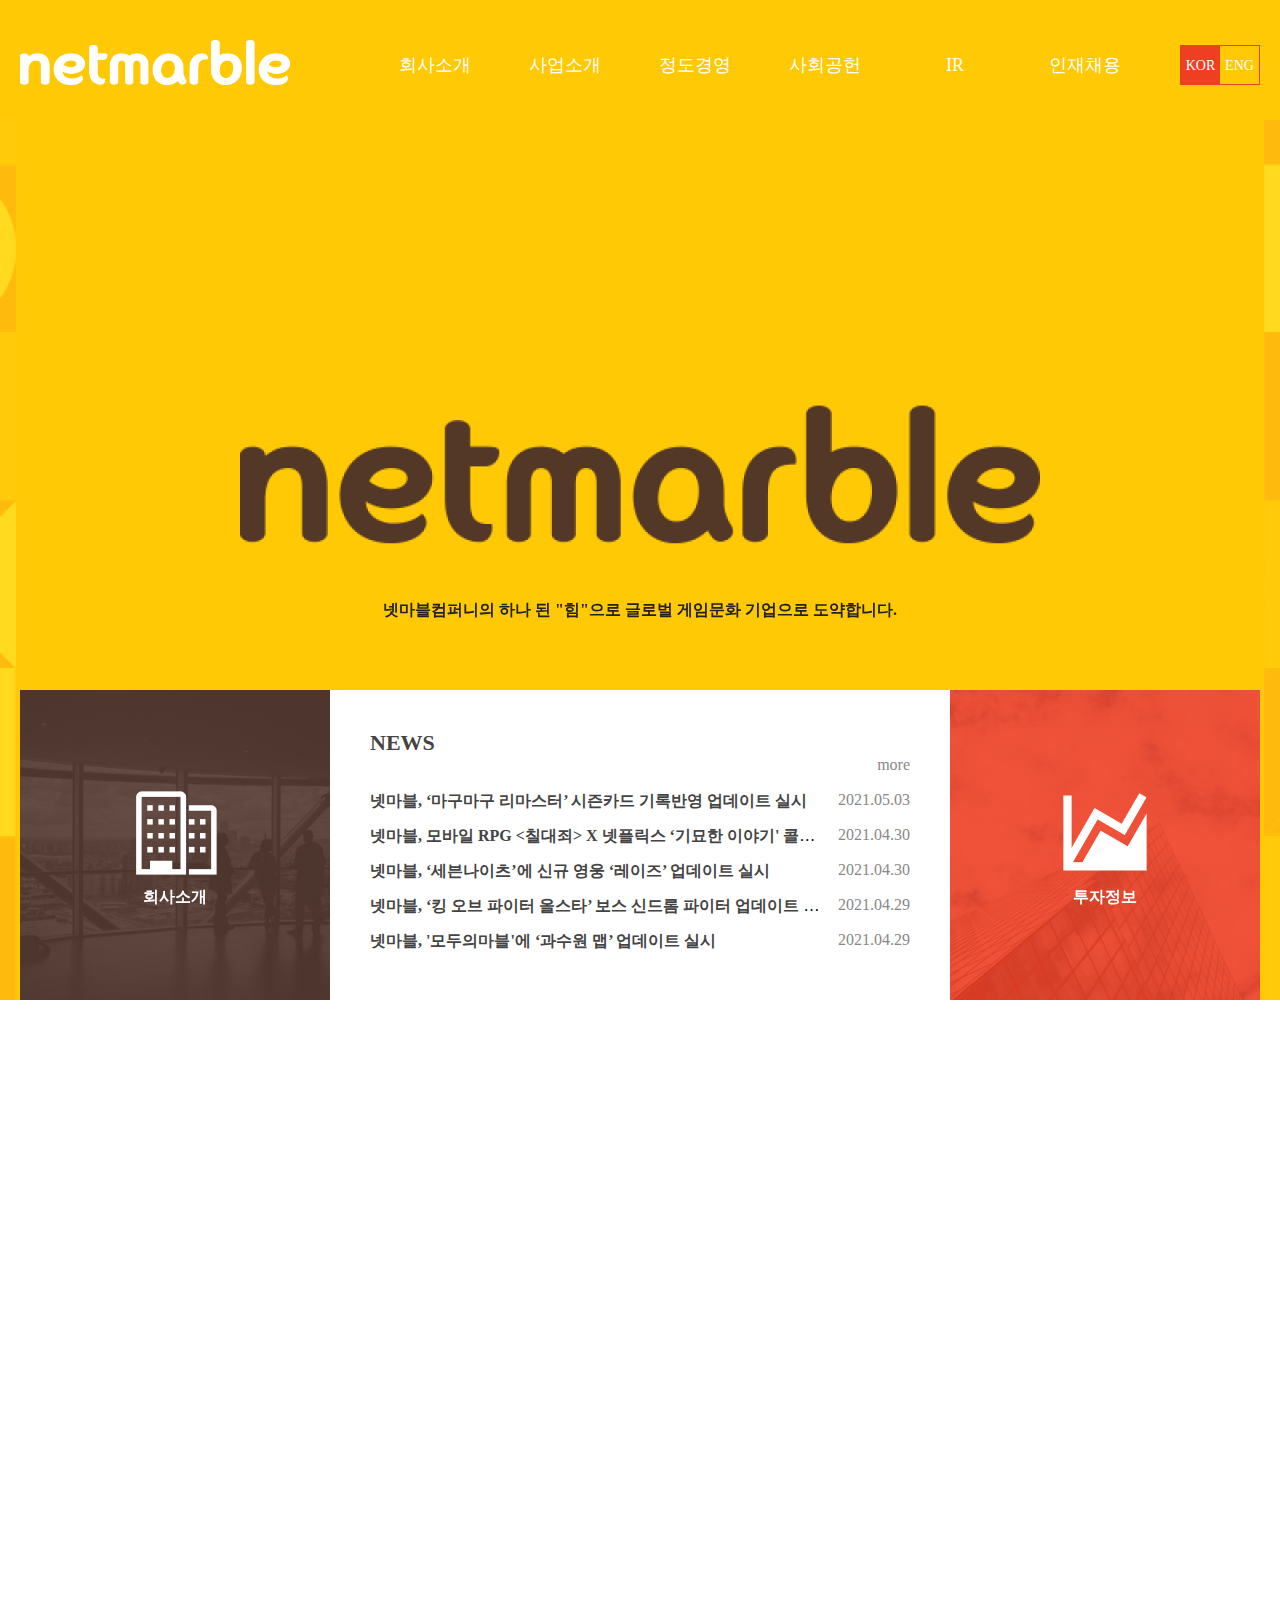
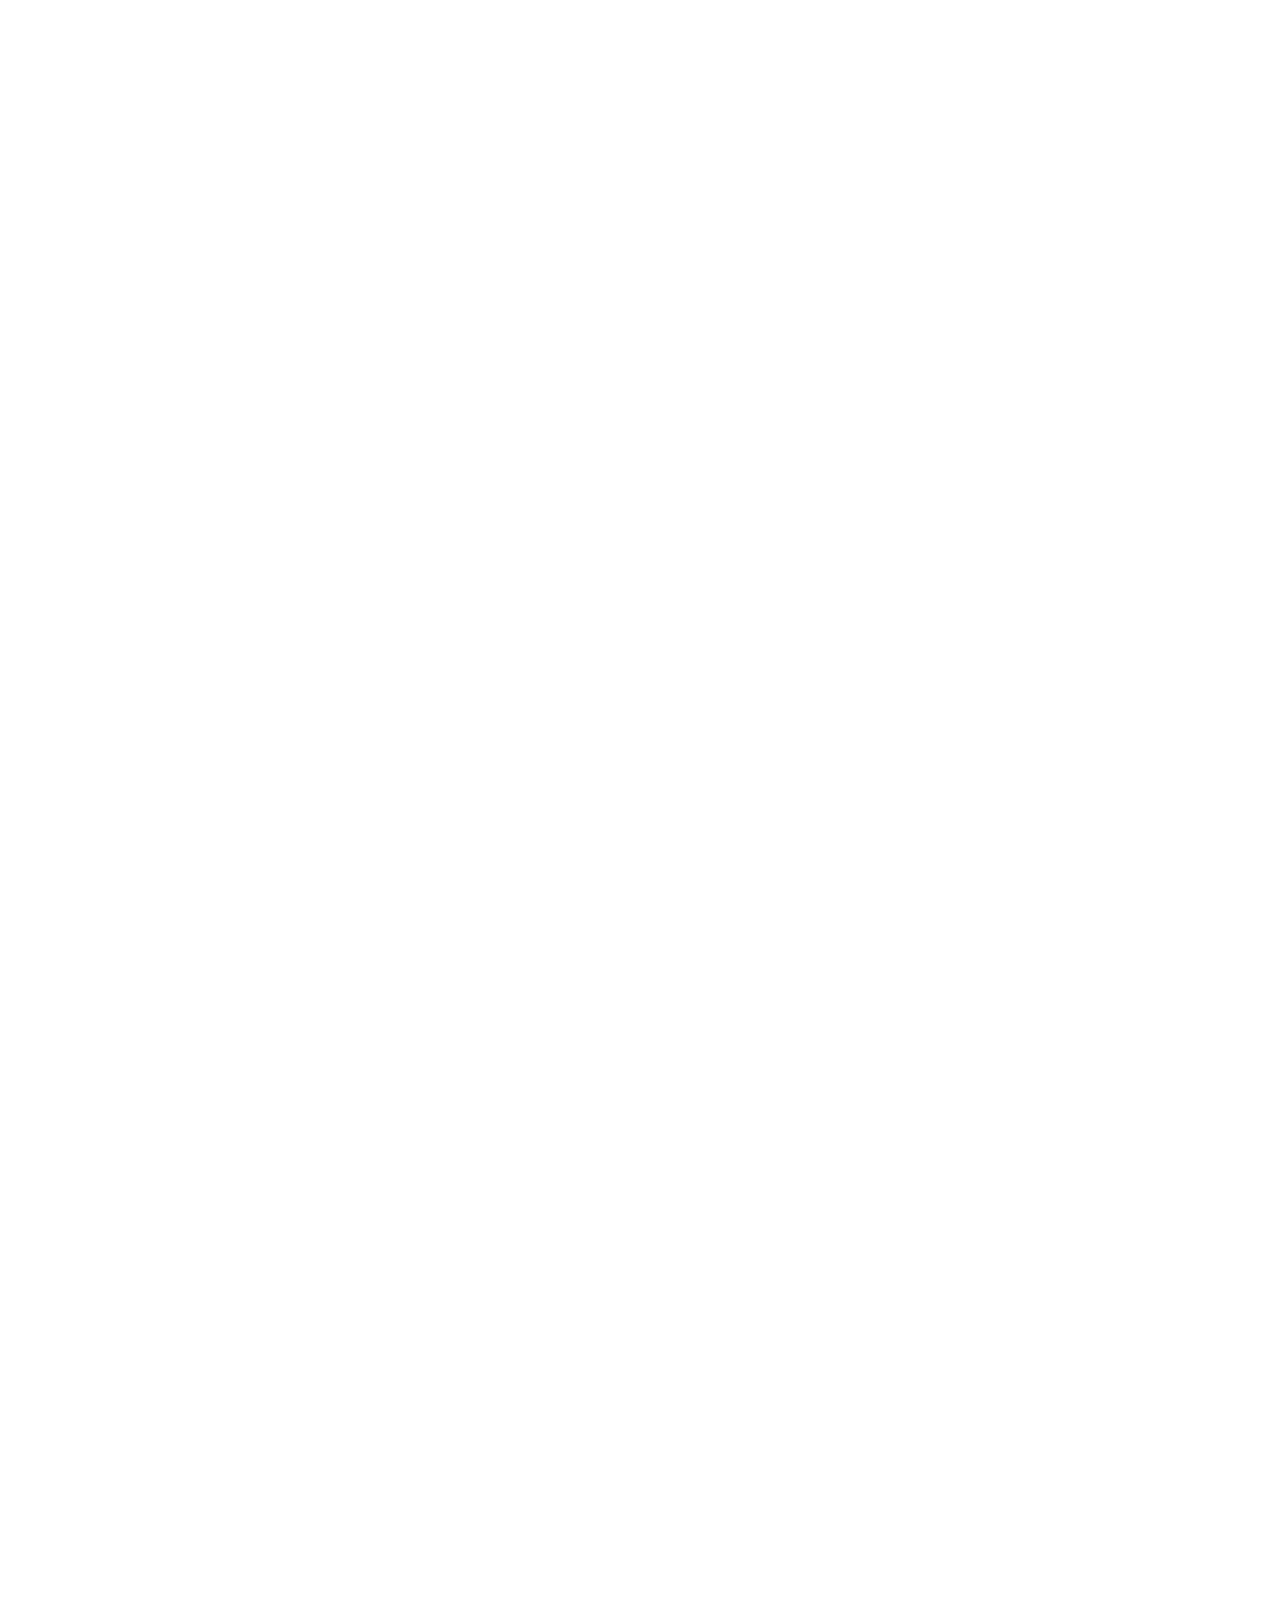
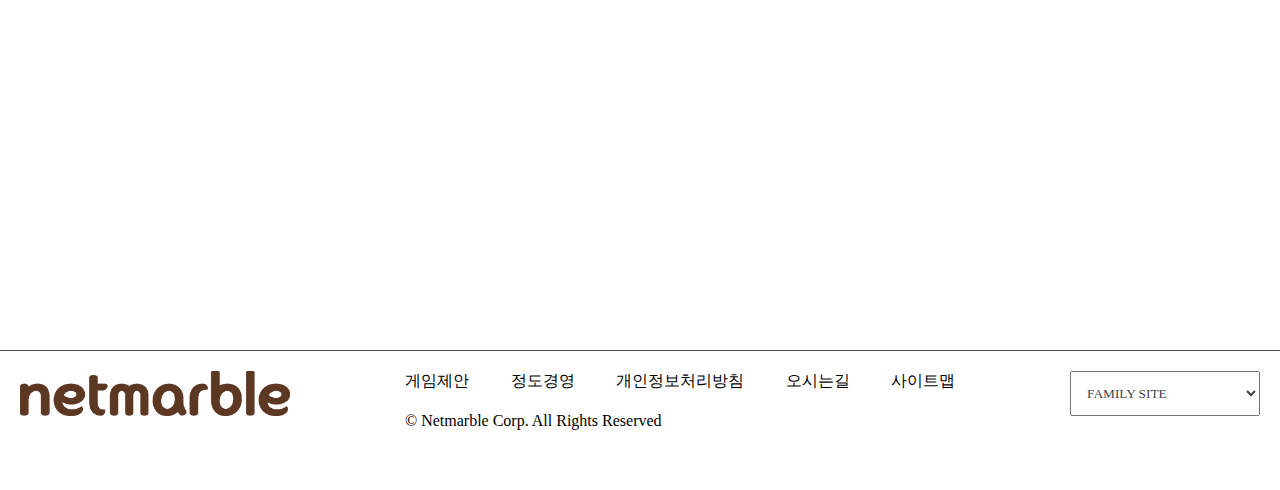
<file: index.html>
<!DOCTYPE html>
<html lang="ko">
<head>
  <meta charset="UTF-8">
  <meta name="viewport" content="width=device-width, initial-scale=1.0">
  <meta http-equiv="X-UA-Compatible" content="ie=edge">
  <title>Netmarble</title>
  <link rel="stylesheet" href="css/reset.css">
  <link rel="stylesheet" href="css/jquery.bxslider.css">
  <link rel="stylesheet" href="css/animate.css">
  <link rel="stylesheet" href="css/style.css">
  <link rel="stylesheet" href="css/responsive.css">
  <script src="js/jquery-3.1.1.min.js"></script>
  <script src="js/jquery.bxslider.js"></script>
  <script src="js/wow.min.js"></script>
  <script src="js/script.js"></script>
</head>
<body>
  <header id="header" class="header company">
      <div class="headTop">
        <div class="wrap">
          <h1 class="logo"><a href="index.html"><img src="images/netmarble_logo.png" alt="logo">Netmarble</a></h1>
          <div class="toggleMenu">
            <div class="bar1"></div>
            <div class="bar2"></div>
            <div class="bar3"></div>
          </div>
          <div class="conversion">
            <ul>
              <li class="on"><a href="#">KOR</a></li>
              <li><a href="#">ENG</a></li>
            </ul>
          </div>
          <ul class="gnb clearfix">
            <li><a href="#">회사소개<span class="menuBtn">버튼</span></a>
              <ul class="lnb">
                <li><a href="company.html">넷마블 컴퍼니</a></li>
                <li><a href="company.html">비전/미션</a></li>
                <li><a href="company.html">연혁</a></li>
                <li><a href="company.html">뉴스</a></li>
              </ul>
            </li>
            <li><a href="#">사업소개<span class="menuBtn">버튼</span></a>
              <ul class="lnb">
                <li><a href="business.html">사업영역</a></li>
                <li><a href="business.html">넷마블게임</a></li>
                <li><a href="business.html">글로벌사업</a></li>
              </ul>
            </li>
            <li><a href="#">정도경영<span class="menuBtn">버튼</span></a>
              <ul class="lnb">
                <li><a href="jeongdo.html">정도경영</a></li>
                <li><a href="jeongdo.html">윤리강령</a></li>
              </ul>
            </li>
            <li><a href="#">사회공헌<span class="menuBtn">버튼</span></a>
              <ul class="lnb">
                <li><a href="strategy.html">방향성</a></li>
                <li><a href="strategy.html">활동소개</a></li>
                <li><a href="strategy.html">활동소식</a></li>
              </ul>
            </li>
            <li><a href="#">IR<span class="menuBtn">버튼</span></a>
              <ul class="lnb">
                <li><a href="ir.html">Overview</a></li>
                <li><a href="ir.html">기업지배구조</a></li>
                <li><a href="ir.html">재무정보</a></li>
                <li><a href="ir.html">공시</a></li>
              </ul>
            </li>
            <li><a href="#">인재채용<span class="menuBtn">버튼</span></a>
              <ul class="lnb">
                <li><a href="hrs.html">인재상</a></li>
                <li><a href="hrs.html">직무소개</a></li>
                <li><a href="hrs.html">인사제도</a></li>
                <li><a href="hrs.html">채용공고</a></li>
              </ul>
            </li>
          </ul>
        </div><!-- wrap -->
      </div><!-- headTop -->
      <div class="sliderWrap">
        <ul class="slider">
          <li class="slider1st">
            <!-- <img src="images/bg_main01.png" alt=""> -->
            <div class="sliderTxt">
              <p>넷마블컴퍼니의 하나 된 "힘"으로 글로벌 게임문화 기업으로 도약합니다.</p>
            </div>
          </li>
          <li class="slider2st">
            <!-- <img src="images/bg_main01.png" alt=""> -->
            <div class="sliderTxt">
              <p>넷마블컴퍼니의 하나 된 "힘"으로<BR> 글로벌 게임문화 기업으로 도약합니다.</p>
            </div>
          </li>
        </ul>
      </div>
  </header>
  <div id="contents" class="contents">
    <ul class="contList">
      <li class="wow bounceIn">
        <div class="contMoBox" onclick="location.href='company.html'">
          <img class="moImg" src="images/icon01.png" alt="icon">
          <div class="contMoSort">
            <h2 class="contTit">회사소개</h2>
            <p class="contTxt">치열한 열정, 끊임 없는 도전, 끝없는 변화 의지로 대한민국, 아시아를 넘어 세계로 나아갑니다.</p>
            <button class="contBtn" onclick="location.href='company.html'">바로 가기</button>
          </div>
        </div>
      </li>
      <li class="newsBox wow bounceInDown">
        <h2 class="newsTit">NEWS</h2>
        <ul class="newsList clearfix">
          <li class="more"><a href="company.html">more</a></li>
          <li class="txtLine"><a href="company.html">넷마블, ‘마구마구 리마스터’ 시즌카드 기록반영 업데이트 실시</a><span>2021.05.03</span></li>
          <li class="txtLine"><a href="company.html">넷마블, 모바일 RPG &#60;칠대죄&#62; X 넷플릭스 ‘기묘한 이야기' 콜라보레이션 업데이트 실시</a><span>2021.04.30</span></li>
          <li class="txtLine"><a href="company.html">넷마블, ‘세븐나이츠’에 신규 영웅 ‘레이즈’ 업데이트 실시</a><span>2021.04.30</span></li>
          <li class="txtLine"><a href="company.html">넷마블, ‘킹 오브 파이터 올스타’ 보스 신드롬 파이터 업데이트 실시</a><span>2021.04.29</span></li>
          <li class="txtLine"><a href="company.html">넷마블, '모두의마블'에 ‘과수원 맵’ 업데이트 실시</a><span>2021.04.29</span></li>
        </ul>
      </li>
      <li class="wow bounceIn">
        <div class="contMoBox_left" onclick="location.href='ir.html'">
           <img class="moImg" src="images/icon02.png" alt="icon">
           <div class="contMoSort">
             <h2 class="contMoTit">투자정보</h2>
             <p class="contMoTxt">Investor Relations</p>
             <button class="contMoBtn" onclick="location.href='ir.html'">바로 가기</button>
           </div>
           <div class="contMoBg"></div>
       </div>
      </li>
      <li class="wow bounceInLeft">
        <div class="contMoBox" onclick="location.href='business.html'">
            <img class="moImg" src="images/icon03.png" alt="icon">
            <div class="contMoBg"></div>
            <div class="contMoSort">
              <h2 class="contMoTit">사업소개</h2>
              <p class="contMoTxt">넷마블은 우수한 게임을 직접 개발하고 PC/ 모바일 게임 퍼블리싱 사업을 영위하는 글로벌 게임 컴퍼니입니다.</p>
              <button class="contMoBtn" onclick="location.href='business.html'">바로 가기</button>
            </div>
        </div>
      </li>
      <li class="wow bounceIn">
        <div class="contMoBox" onclick="location.href='company.html'">
          <img class="moImg" src="images/icon04.png" alt="icon">
          <div class="contMoSort">
            <h2 class="contTit">주요개발사</h2>
            <p class="contTxt">최고의 온라인 게임 퍼블리셔 넷마블과 우수한 개발력을 보유한 게임 개발 스튜디오들이 하나되어 글로벌 게임 컴퍼니로 도약합니다.</p>
            <button class="contBtn" onclick="location.href='company.html'">바로 가기</button>
          </div>
        </div>
      </li>
      <li class="intro wow bounceInRight"><div class="introCont">
          <h2 class="introTit wow fadeInUp" data-wow-offset="100">게임퍼블리싱</h2>
          <p class="introTxt wow fadeInUp">업계 최초 PC게임 퍼블리싱을 시작으로 최고의 모바일 게임서비스를 제공하고 있으며, 국내 No.1 온라인게임 퍼블리셔를 넘어 글로벌 No.1 온라인 게임사로 성장하고 있습니다.</p>
        </div>
      </li>
      <li class="intro wow rotateIn"><div class="introCont">
          <h2 class="introTit wow fadeInUp" data-wow-offset="100">게임개발</h2>
          <p class="introTxt wow fadeInUp" data-wow-offset="100">20여 개의 우수한 개발 스튜디오에서 전 세계 모두가 즐길 수 있는 최고의 게임을 만들고 있습니다.</p>
        </div>
      </li>
      <li class="intro wow flipInY"><div class="introCont">
          <h2 class="introTit wow fadeInUp" data-wow-offset="100">글로벌사업</h2>
          <p class="introTxt wow fadeInUp" data-wow-offset="100">우수한 글로벌 네트워크를 통해 전세계 이용자들에게 최고의 재미를 전달할 수 있는 다양한 장르의 게임을 서비스하고 있습니다.</p>
        </div>
      </li>
      <li class="wow fadeInLeftBig">
        <div class="contMoBox" onclick="location.href='jeongdo.html'">
          <img class="moImg" src="images/icon05.png" alt="icon">
          <div class="contMoBg"></div>
          <div class="contMoSort">
            <h2 class="contMoTit">정도경영</h2>
            <p class="contMoTxt">Jeong-Do Management</p>
            <button class="contMoBtn" onclick="location.href='jeongdo.html'">바로 가기</button>
          </div>
      </div>
      </li>
    </ul>
  </div><!-- contents -->
  <div class="vision wow fadeInUp">
    <div class="wrap">
      <div class="viIntro">
        <h2 class="viTit wow fadeInUp" data-wow-offset="320" data-wow-delay="0.3s">비전 &#47; 미션 &#47; 넷마블 정신</h2>
        <p class="viTxt wow fadeInUp" data-wow-offset="340" data-wow-delay="0.6s">넷마블은 재미있는 게임으로 전세계 사람들에게 즐거움을 선사하며 글로벌 게임문화를 이끌어 나갑니다.</p>
      </div>
      <ul class="viList clearfix">
        <li onclick="location.href='company.html'">
          <div class="card wow flipInY" data-wow-offset="360" data-wow-duration="3s" data-wow-delay="1s">
            <img src="images/vision_icon01.png" alt="">
            <div class="cardTxt">
              <h3>VISION</h3>
              <P>Great Game Culture Company</P>
            </div>
          </div>
        </li>
        <li onclick="location.href='company.html'">
          <div class="card wow flipInY" data-wow-offset="360" data-wow-duration="3s"  data-wow-delay="1s">
            <img src="images/vision_icon02.png" alt="">
            <div class="cardTxt">
              <h3>MISSION</h3>
              <P>We entertain <br>the world with fun games</P>
            </div>
          </div>
        </li>
        <li onclick="location.href='company.html'">
          <div class="card wow flipInY" data-wow-offset="360" data-wow-duration="3s"  data-wow-delay="1s">
            <img src="images/vision_icon03.png" alt="">
            <div class="cardTxt">
              <h3>ENTREPRENURSHIP</h3>
              <P>Enthusiasm <br>Challenge <br>Innovation <br>First-rate</P>
            </div>
          </div>
        </li>
      </ul>
    </div>
  </div><!-- vision -->
  <div class="newGame">
    <div class="wrap">
      <div class="newGameIntro wow flipInY">
        <div class="newGameBox">
          <img src="images/newgame_icon01.png" alt="">
          <h3>최신게임</h3>
          <p>넷마블의 최신 모바일 게임을 다양하게 즐겨보세요!</p>
        </div>
      </div>
        <ul class="gameList">
          <li>
            <div class="newGameBg">
              <div class="arrowUp"></div>
              <img src="images/bg_mobilegame01.png" class="" alt="">
            </div>
            <div class="newgameCard">
              <h3>세븐나이츠2</h3><span>MMORPG</span>
              <P>강림의 날로부터 20년후...<br>
                용병 단장이 된 '아일린', 그리고 악의 무리와 함께 나타난 '세인'<br>
                세인과의 치열한 전투 끝에 아일린은 자신의 딸 '렌'에게 최후의 세븐나이츠
                 '루디'를 찾아라!라고 말하게 되는데..</P>
              <div class="appBtn">
                <a href="#"><img src="images/app_icon01.png" alt=""></a>
                <a href="#"><img src="images/app_icon02.png" alt=""></a>
              </div>
            </div>
          </li>
          <li>
            <div class="newgameCard">
              <h3>마구마구2021</h3><span>스포츠</span>
              <P>선수도 야구팬도 함께하는<br>
                대한민국 1등 모바일 야구장<br>
                마구마구 2021<br><br>
                모바일 대표 야구 게임 마구마구!<br>
                이젠 다같이 함께 ‘마구’ 붙자!</P>
              <div class="appBtn">
                <a href="#"><img src="images/app_icon01.png" alt=""></a>
                <a href="#"><img src="images/app_icon02.png" alt=""></a>
              </div>
            </div>
            <div class="newGameBg">
              <img src="images/bg_mobilegame02.png" alt="">
              <div class="arrowDown"></div>
            </div>
          </li>
          <li>
            <div class="newGameBg">
              <img src="images/bg_mobilegame03.png" alt="">
              <div class="arrowUp"></div>
            </div>
            <div class="newgameCard">
              <h3>모두의마블<span>보드</span></h3>
                <P>캔디를 지켜라! 신규맵 ‘캔디샵맵’ 출시
                  골든캔디를 찾아 떠나는 여정 시작!
                  맵 곳곳에 숨어있는 캔디를 모아
                  승리하세요!<br>
                  달콤살벌 캔디쟁탈전! 달달한 재미를 즐기세요!</P>
              <div class="appBtn">
                <a href="#"><img src="images/app_icon01.png" alt=""></a>
                <a href="#"><img src="images/app_icon02.png" alt=""></a>
              </div>
            </div>
          </li>
        </ul>
    </div><!-- wrap -->
  </div><!-- newGame -->
  <div class="banner">
    <div class="wrap">
      <div class="sort">
        <div class="social wow fadeInLeftBig" data-wow-duration="1s">
          <h3>사회공헌</h3>
          <p>문화적 가치 확산을 통한 <br>우리 사회 미래경쟁력 제고</p>
          <button class="bannerBtn" onclick="location.href='strategy.html'">자세히보기</button>
        </div>
        <div class="hr wow fadeInRightBig" data-wow-duration="1s">
          <h3>인재채용</h3>
          <p>열정으로 도전하고, 세상의 변화를 <br>선도하며, 최고를 추구하는 사람</p>
          <button class="bannerBtn" onclick="location.href='hrs.html'">자세히보기</button>
        </div>
      </div>
    </div>
  </div><!-- banner -->

  <footer id="footer" class="footer">
    <div class="wrap">
      <div class="ftSort">
        <h1 class="footer_logo"><a href="#">Netmarble</a></h1>
        <div class="topBtn"><span>위로</span></div>
        <div class="corp">
          <ul>
            <li><a href="#">게임제안</a></li>
            <li><a href="#">정도경영</a></li>
            <li><a href="#">개인정보처리방침</a></li>
            <li><a href="#">오시는길</a></li>
            <li><a href="#">사이트맵</a></li>
          </ul>
          <p>&#169; Netmarble Corp. All Rights Reserved</p>
        </div>
        <div class="fmSite">
          <select name="fm" id="fm">
            <option value="none">FAMILY SITE</option>
            <option value="#">넷마블앤파크</option>
            <option value="#">넷마블몬스터</option>
            <option value="#">넷마블엔투</option>
            <option value="#">넷마블넥서스</option>
            <option value="#">넷마블네오</option>
            <option value="#">구로발게임즈</option>
            <option value="#">넷마블에프엔씨</option>
          </select>
        </div>
      </div>
    </div><!-- wrap -->
  </footer><!-- footer -->

</body>
</html>
</file>
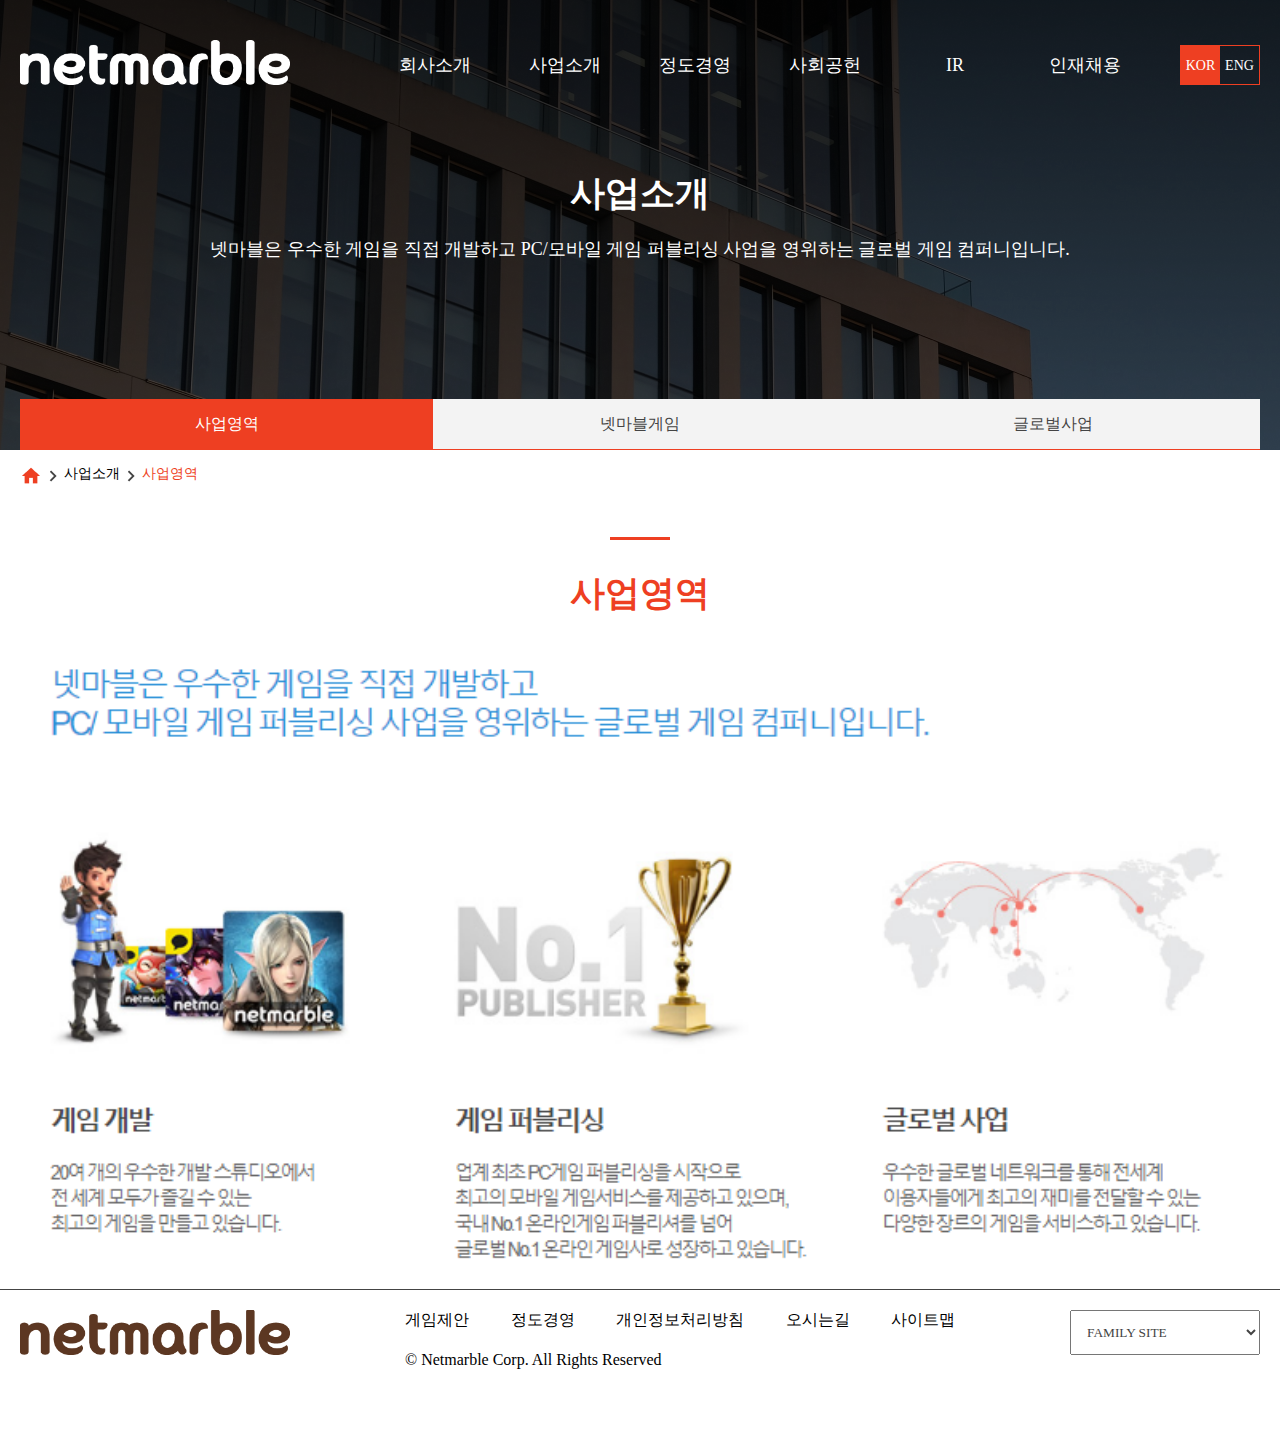
<file: business.html>
<!DOCTYPE html>
<html lang="ko">
<head>
  <meta charset="UTF-8">
  <meta name="viewport" content="width=device-width, initial-scale=1.0">
  <meta http-equiv="X-UA-Compatible" content="ie=edge">
  <title>Business</title>
  <link rel="stylesheet" href="css/reset.css">
  <link rel="stylesheet" href="css/jquery.bxslider.css">
  <link rel="stylesheet" href="css/animate.css">
  <link rel="stylesheet" href="css/style.css">
  <link rel="stylesheet" href="css/responsive.css">
  <script src="js/jquery-3.1.1.min.js"></script>
  <script src="js/jquery.bxslider.js"></script>
  <script src="js/wow.min.js"></script>
  <script src="js/script.js"></script>
</head>
<body>
  <header id="header" class="header business">
      <div class="headTop business">
        <div class="wrap">
          <h1 class="logo"><a href="index.html"><img src="images/netmarble_logo.png" alt="logo">Netmarble</a></h1>
          <div class="toggleMenu">
            <div class="bar1"></div>
            <div class="bar2"></div>
            <div class="bar3"></div>
          </div>
          <div class="conversion">
            <ul>
              <li class="on"><a href="#">KOR</a></li>
              <li><a href="#">ENG</a></li>
            </ul>
          </div>
          <ul class="gnb business clearfix">
            <li><a href="#">회사소개<span class="menuBtn">버튼</span></a>
              <ul class="lnb">
                <li><a href="company.html">넷마블 컴퍼니</a></li>
                <li><a href="company.html">비전/미션</a></li>
                <li><a href="company.html">연혁</a></li>
                <li><a href="company.html">뉴스</a></li>
              </ul>
            </li>
            <li><a href="#">사업소개<span class="menuBtn">버튼</span></a>
              <ul class="lnb">
                <li><a href="business.html">사업영역</a></li>
                <li><a href="business.html">넷마블게임</a></li>
                <li><a href="business.html">글로벌사업</a></li>
              </ul>
            </li>
            <li><a href="#">정도경영<span class="menuBtn">버튼</span></a>
              <ul class="lnb">
                <li><a href="jeongdo.html">정도경영</a></li>
                <li><a href="jeongdo.html">윤리강령</a></li>
              </ul>
            </li>
            <li><a href="#">사회공헌<span class="menuBtn">버튼</span></a>
              <ul class="lnb">
                <li><a href="strategy.html">방향성</a></li>
                <li><a href="strategy.html">활동소개</a></li>
                <li><a href="strategy.html">활동소식</a></li>
              </ul>
            </li>
            <li><a href="#">IR<span class="menuBtn">버튼</span></a>
              <ul class="lnb">
                <li><a href="ir.html">Overview</a></li>
                <li><a href="ir.html">기업지배구조</a></li>
                <li><a href="ir.html">재무정보</a></li>
                <li><a href="ir.html">공시</a></li>
              </ul>
            </li>
            <li><a href="#">인재채용<span class="menuBtn">버튼</span></a>
              <ul class="lnb">
                <li><a href="hrs.html">인재상</a></li>
                <li><a href="hrs.html">직무소개</a></li>
                <li><a href="hrs.html">인사제도</a></li>
                <li><a href="hrs.html">채용공고</a></li>
              </ul>
            </li>
          </ul>
        </div><!-- wrap -->
      </div><!-- headTop -->
      <div class="headBot business">
        <div class="warp">
          <div class="companyIntro">
            <h1 class="companyTit">사업소개</h1>
            <p class="companyTxt">넷마블은 우수한 게임을 직접 개발하고 PC/모바일 게임 퍼블리싱 사업을 영위하는 글로벌 게임 컴퍼니입니다.</p>
          </div>
          <div class="subMenu">
            <ul>
              <li class="active"><a href="#">사업영역</a></li>
              <li><a href="#">넷마블게임</a></li>
              <li><a href="#">글로벌사업</a></li>
            </ul>
          </div>
        </div>
      </div>
    </header>
    <div class="contents business">
      <div class="wrap">
        <div class="location">
          <img src="images/location_icon.png" alt="">
          <img src="images/location_arrow.png" alt="">
          <a href="business.html">사업소개</a>
          <img src="images/location_arrow.png" alt="">
          <a href="#" class="coLocation on">사업영역</a>
        </div>
        <div class="subBox">
          <h3 class="coSubTit on">사업영역</h3>
        </div>
        <div class="main">
          <img src="images/main_business01.png" alt="">
          <img src="images/main_business02.png" alt="">
          <img src="images/main_business03.png" alt="">
        </div>
      </div><!-- wrap -->
    </div><!-- contents -->

    <footer id="footer" class="footer">
      <div class="wrap">
        <div class="ftSort">
          <h1 class="footer_logo"><a href="#">Netmarble</a></h1>
          <div class="topBtn"><span>위로</span></div>
          <div class="corp">
            <ul>
              <li><a href="#">게임제안</a></li>
              <li><a href="#">정도경영</a></li>
              <li><a href="#">개인정보처리방침</a></li>
              <li><a href="#">오시는길</a></li>
              <li><a href="#">사이트맵</a></li>
            </ul>
            <p>&#169; Netmarble Corp. All Rights Reserved</p>
          </div>
          <div class="fmSite">
            <select name="fm" id="fm">
              <option value="none">FAMILY SITE</option>
              <option value="#">넷마블앤파크</option>
              <option value="#">넷마블몬스터</option>
              <option value="#">넷마블엔투</option>
              <option value="#">넷마블넥서스</option>
              <option value="#">넷마블네오</option>
              <option value="#">구로발게임즈</option>
              <option value="#">넷마블에프엔씨</option>
            </select>
          </div>
        </div>
      </div><!-- wrap -->
    </footer><!-- footer -->
</body>
</html>
</file>
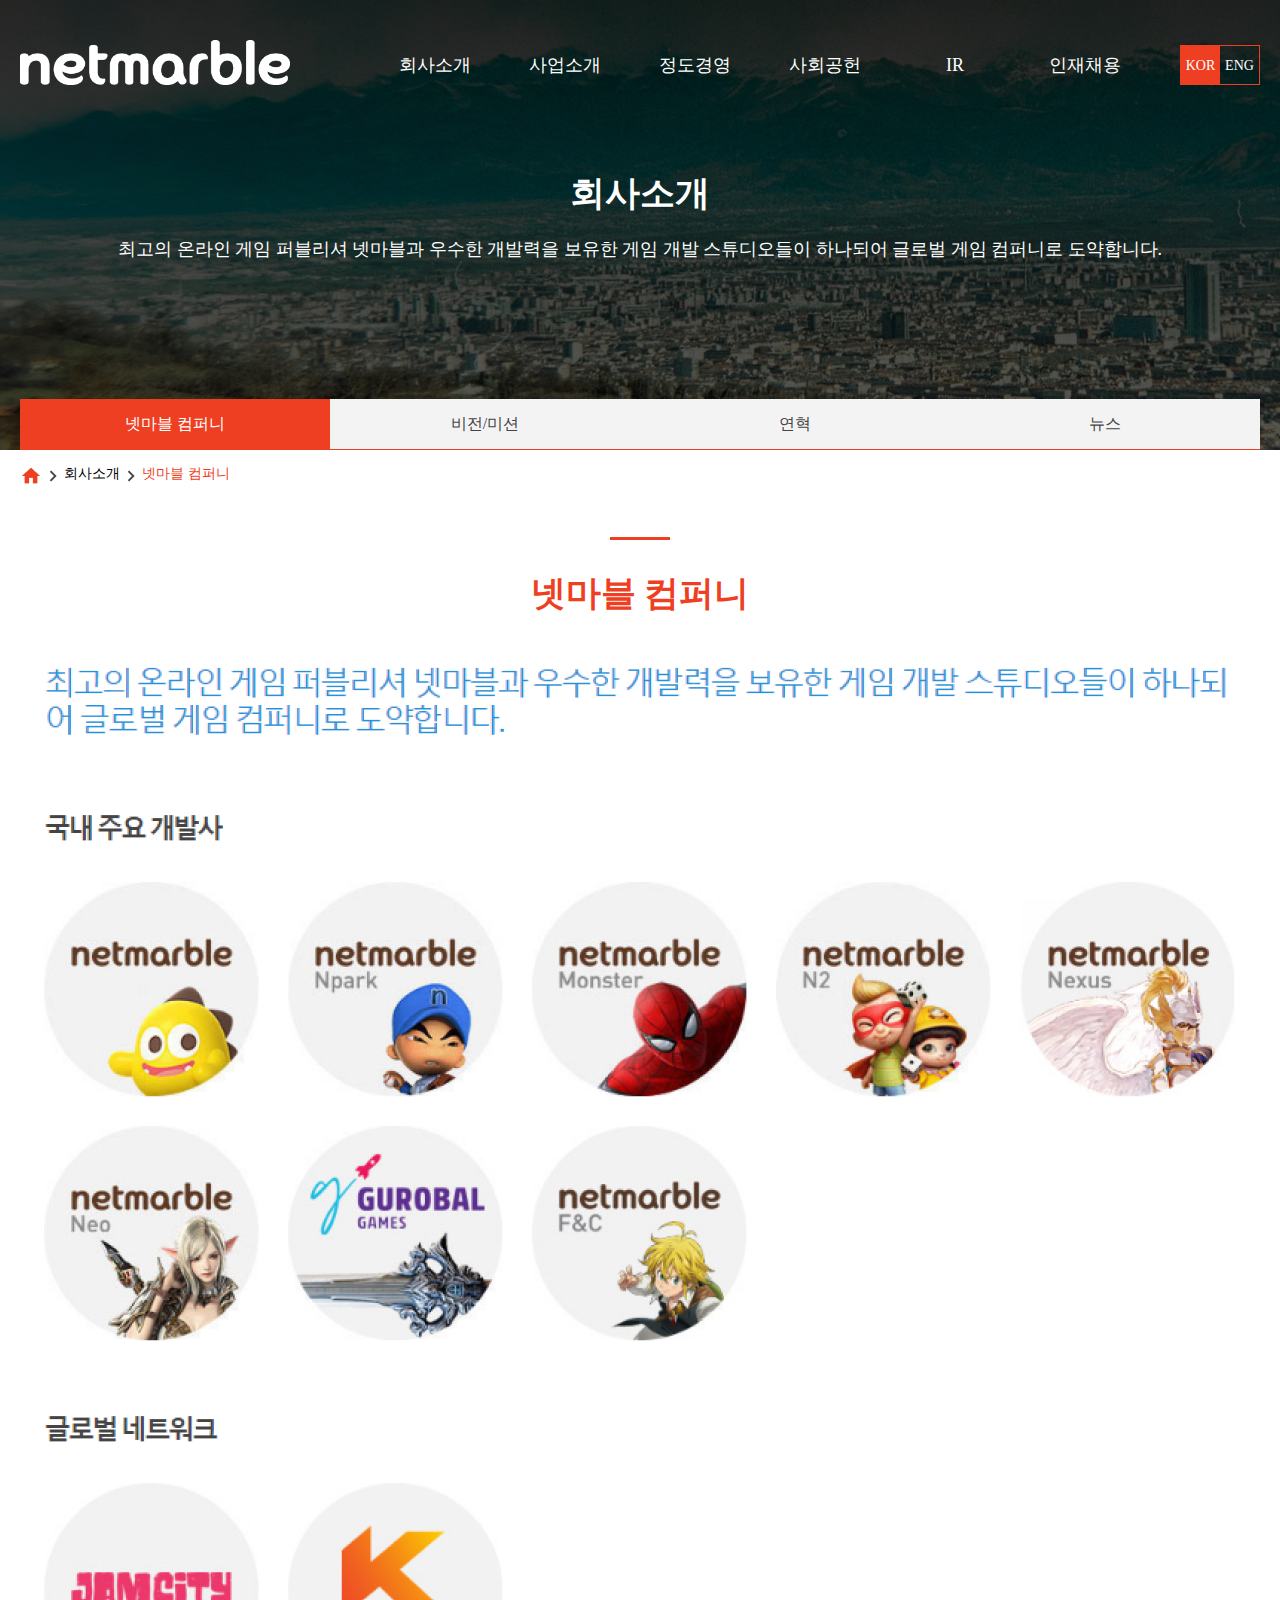
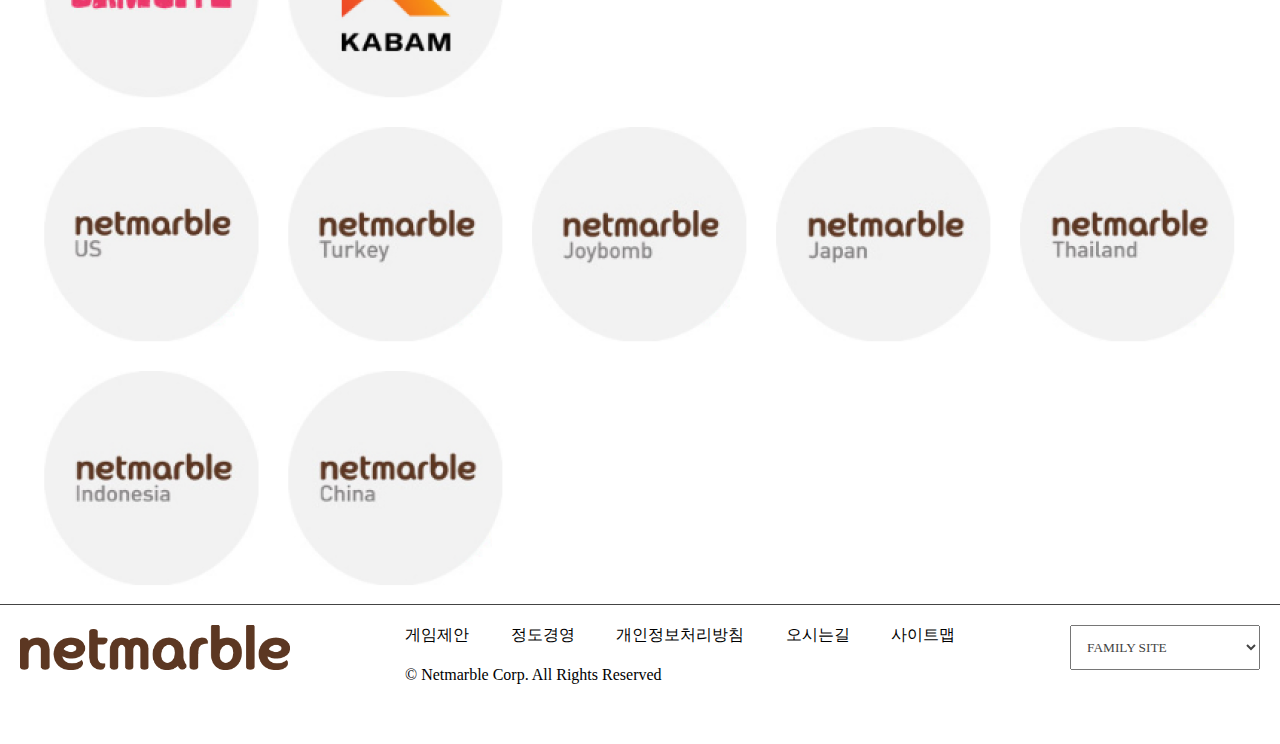
<file: company.html>
<!DOCTYPE html>
<html lang="ko">
<head>
  <meta charset="UTF-8">
  <meta name="viewport" content="width=device-width, initial-scale=1.0">
  <meta http-equiv="X-UA-Compatible" content="ie=edge">
  <title>Company</title>
  <link rel="stylesheet" href="css/reset.css">
  <link rel="stylesheet" href="css/jquery.bxslider.css">
  <link rel="stylesheet" href="css/animate.css">
  <link rel="stylesheet" href="css/style.css">
  <link rel="stylesheet" href="css/responsive.css">
  <script src="js/jquery-3.1.1.min.js"></script>
  <script src="js/jquery.bxslider.js"></script>
  <script src="js/wow.min.js"></script>
  <script src="js/script.js"></script>
</head>
<body>
  <header id="header" class="header company">
      <div class="headTop company">
        <div class="wrap">
          <h1 class="logo company"><a href="index.html"><img src="images/netmarble_logo.png" alt="logo">Netmarble</a></h1>
          <div class="toggleMenu">
            <div class="bar1"></div>
            <div class="bar2"></div>
            <div class="bar3"></div>
          </div>
          <div class="conversion">
            <ul>
              <li class="on"><a href="#">KOR</a></li>
              <li><a href="#">ENG</a></li>
            </ul>
          </div>
          <ul class="gnb company clearfix">
            <li><a href="#">회사소개<span class="menuBtn">버튼</span></a>
              <ul class="lnb">
                <li><a href="company.html">넷마블 컴퍼니</a></li>
                <li><a href="company.html">비전/미션</a></li>
                <li><a href="company.html">연혁</a></li>
                <li><a href="company.html">뉴스</a></li>
              </ul>
            </li>
            <li><a href="#">사업소개<span class="menuBtn">버튼</span></a>
              <ul class="lnb">
                <li><a href="business.html">사업영역</a></li>
                <li><a href="business.html">넷마블게임</a></li>
                <li><a href="business.html">글로벌사업</a></li>
              </ul>
            </li>
            <li><a href="#">정도경영<span class="menuBtn">버튼</span></a>
              <ul class="lnb">
                <li><a href="jeongdo.html">정도경영</a></li>
                <li><a href="jeongdo.html">윤리강령</a></li>
              </ul>
            </li>
            <li><a href="#">사회공헌<span class="menuBtn">버튼</span></a>
              <ul class="lnb">
                <li><a href="strategy.html">방향성</a></li>
                <li><a href="strategy.html">활동소개</a></li>
                <li><a href="strategy.html">활동소식</a></li>
              </ul>
            </li>
            <li><a href="#">IR<span class="menuBtn">버튼</span></a>
              <ul class="lnb">
                <li><a href="ir.html">Overview</a></li>
                <li><a href="ir.html">기업지배구조</a></li>
                <li><a href="ir.html">재무정보</a></li>
                <li><a href="ir.html">공시</a></li>
              </ul>
            </li>
            <li><a href="#">인재채용<span class="menuBtn">버튼</span></a>
              <ul class="lnb">
                <li><a href="hrs.html">인재상</a></li>
                <li><a href="hrs.html">직무소개</a></li>
                <li><a href="hrs.html">인사제도</a></li>
                <li><a href="hrs.html">채용공고</a></li>
              </ul>
            </li>
          </ul>
        </div><!-- wrap -->
      </div><!-- headTop -->
      <div class="headBot company">
        <div class="warp">
          <div class="companyIntro">
            <h1 class="companyTit">회사소개</h1>
            <p class="companyTxt">최고의 온라인 게임 퍼블리셔 넷마블과 우수한 개발력을 보유한 게임 개발 스튜디오들이 하나되어 글로벌 게임 컴퍼니로 도약합니다.</p>
          </div>
          <div class="subMenu">
            <ul>
              <li class="active"><a href="#">넷마블 컴퍼니</a></li>
              <li><a href="#">비전/미션</a></li>
              <li><a href="#">연혁</a></li>
              <li><a href="#">뉴스</a></li>
            </ul>
          </div>
        </div>
      </div>
    </header>
    <div class="contents company">
      <div class="wrap">
        <div class="location">
          <img src="images/location_icon.png" alt="">
          <img src="images/location_arrow.png" alt="">
          <a href="company.html">회사소개</a>
          <img src="images/location_arrow.png" alt="">
          <a href="#" class="coLocation on">넷마블 컴퍼니</a>
        </div>
        <div class="subBox">
          <h3 class="coSubTit on">넷마블 컴퍼니</h3>
        </div>
        <div class="main">
          <img src="images/main_company01.png" alt="">
          <img src="images/main_company02.png" alt="">
          <img src="images/main_company03.png" alt="">
          <img src="images/main_company04.png" alt="">
        </div>
      </div><!-- wrap -->
    </div><!-- contents -->

    <footer id="footer" class="footer">
      <div class="wrap">
        <div class="ftSort">
          <h1 class="footer_logo"><a href="#">Netmarble</a></h1>
          <div class="topBtn"><span>위로</span></div>
          <div class="corp">
            <ul>
              <li><a href="#">게임제안</a></li>
              <li><a href="#">정도경영</a></li>
              <li><a href="#">개인정보처리방침</a></li>
              <li><a href="#">오시는길</a></li>
              <li><a href="#">사이트맵</a></li>
            </ul>
            <p>&#169; Netmarble Corp. All Rights Reserved</p>
          </div>
          <div class="fmSite">
            <select name="fm" id="fm">
              <option value="none">FAMILY SITE</option>
              <option value="#">넷마블앤파크</option>
              <option value="#">넷마블몬스터</option>
              <option value="#">넷마블엔투</option>
              <option value="#">넷마블넥서스</option>
              <option value="#">넷마블네오</option>
              <option value="#">구로발게임즈</option>
              <option value="#">넷마블에프엔씨</option>
            </select>
          </div>
        </div>
      </div><!-- wrap -->
    </footer><!-- footer -->
</body>
</html>
</file>
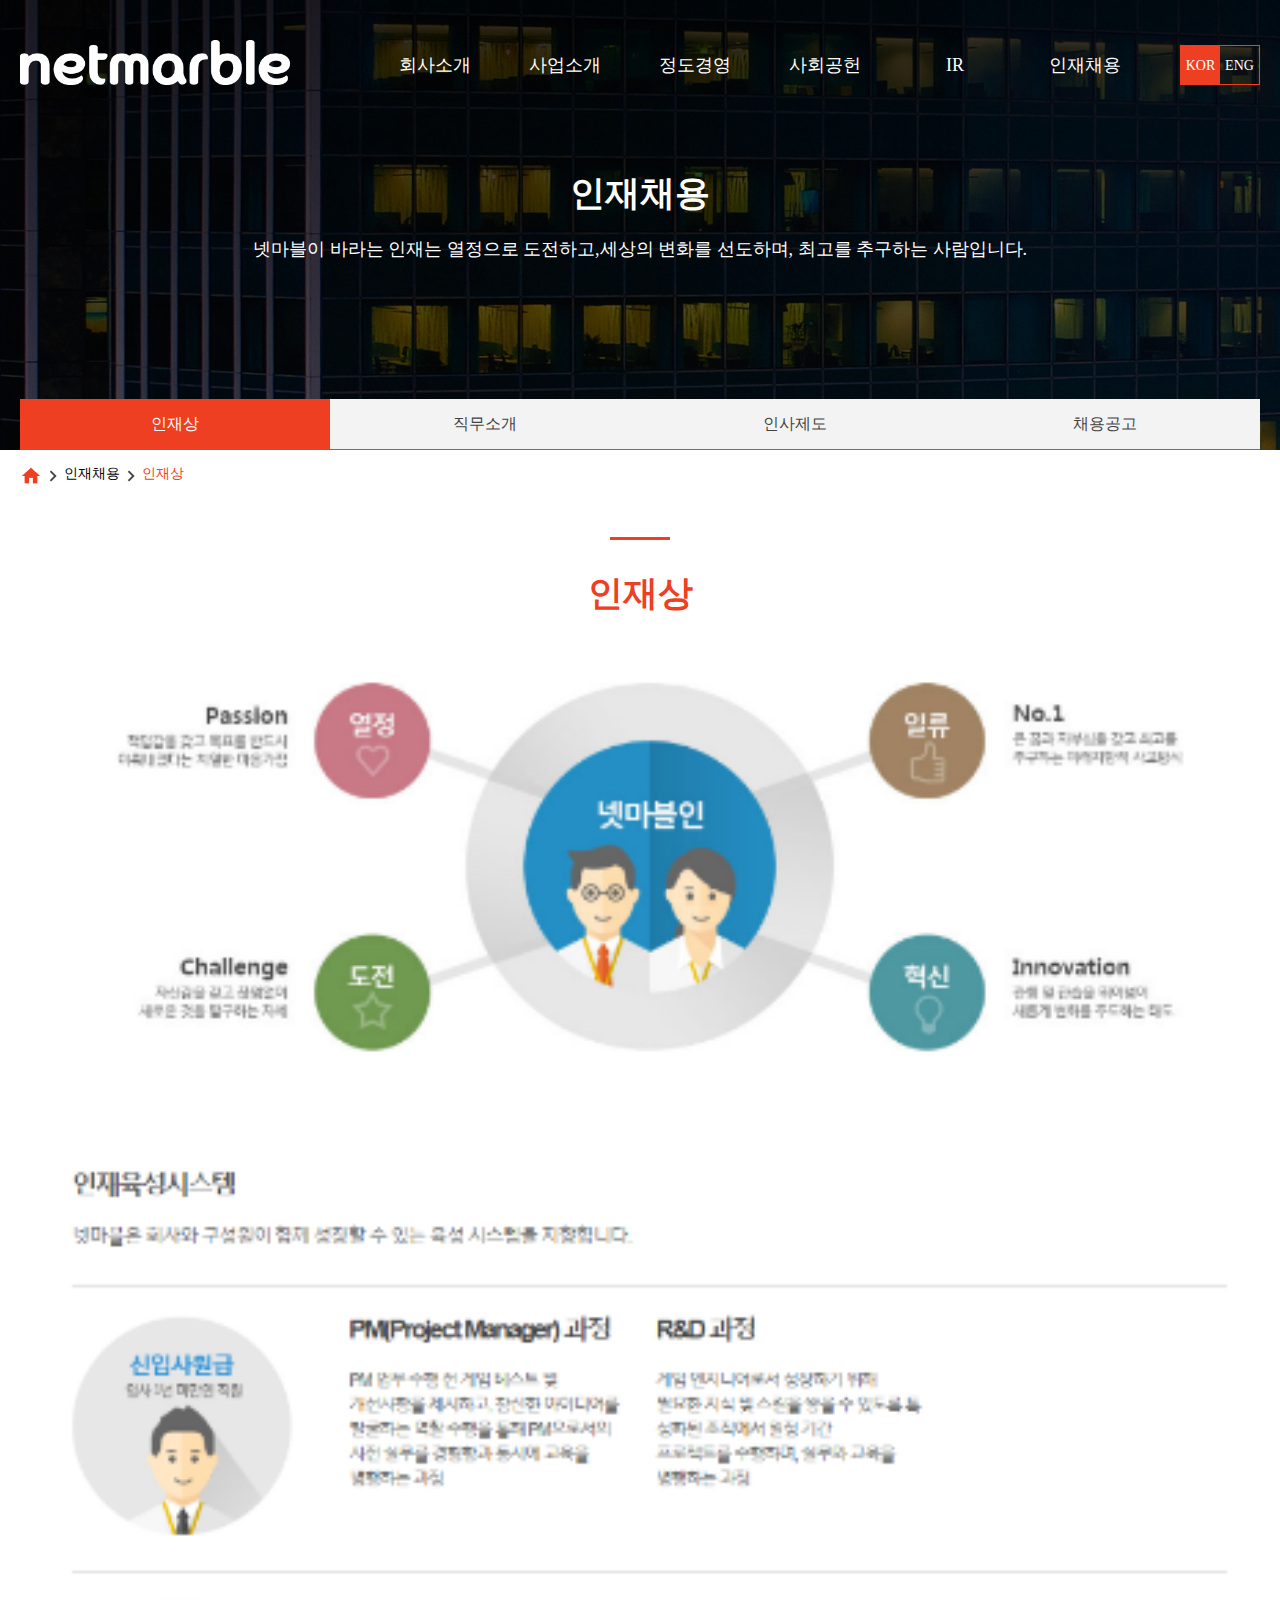
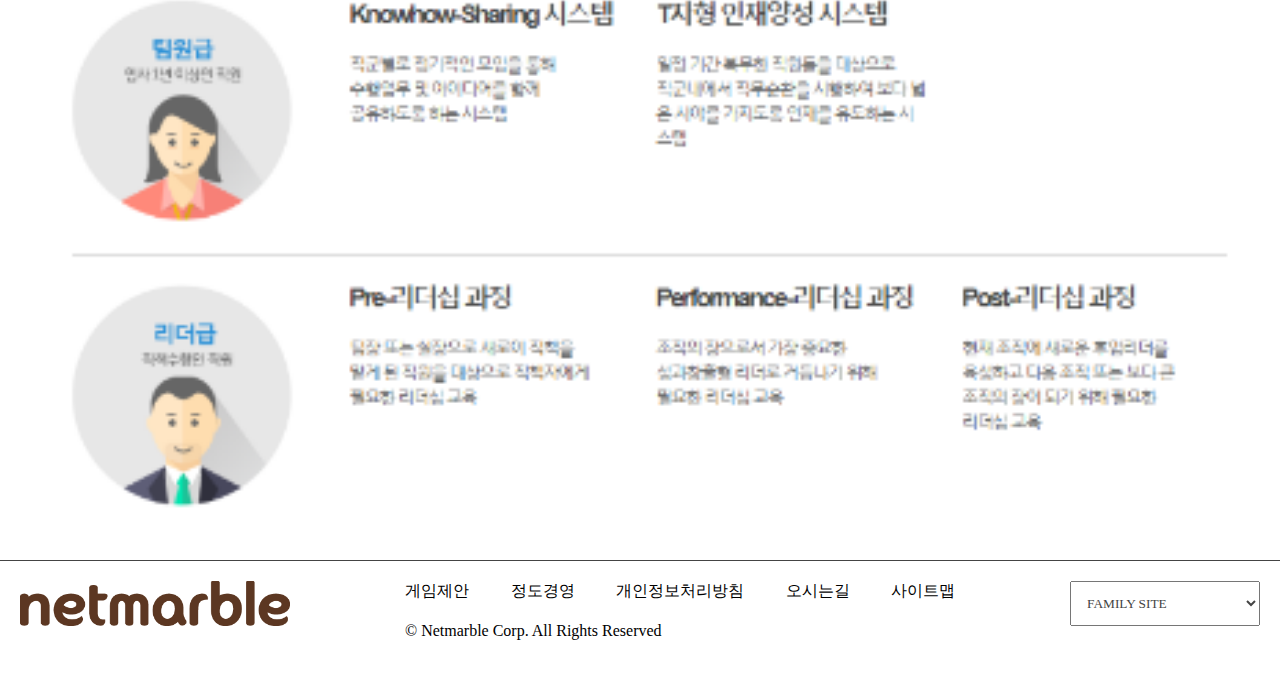
<file: hrs.html>
<!DOCTYPE html>
<html lang="ko">
<head>
  <meta charset="UTF-8">
  <meta name="viewport" content="width=device-width, initial-scale=1.0">
  <meta http-equiv="X-UA-Compatible" content="ie=edge">
  <title>Hr</title>
  <link rel="stylesheet" href="css/reset.css">
  <link rel="stylesheet" href="css/jquery.bxslider.css">
  <link rel="stylesheet" href="css/animate.css">
  <link rel="stylesheet" href="css/style.css">
  <link rel="stylesheet" href="css/responsive.css">
  <script src="js/jquery-3.1.1.min.js"></script>
  <script src="js/jquery.bxslider.js"></script>
  <script src="js/wow.min.js"></script>
  <script src="js/script.js"></script>
</head>
<body>
  <header id="header" class="header hrs">
      <div class="headTop hrs">
        <div class="wrap">
          <h1 class="logo"><a href="index.html"><img src="images/netmarble_logo.png" alt="logo">Netmarble</a></h1>
          <div class="toggleMenu">
            <div class="bar1"></div>
            <div class="bar2"></div>
            <div class="bar3"></div>
          </div>
          <div class="conversion">
            <ul>
              <li class="on"><a href="#">KOR</a></li>
              <li><a href="#">ENG</a></li>
            </ul>
          </div>
          <ul class="gnb hrs clearfix">
            <li><a href="#">회사소개<span class="menuBtn">버튼</span></a>
              <ul class="lnb">
                <li><a href="company.html">넷마블 컴퍼니</a></li>
                <li><a href="company.html">비전/미션</a></li>
                <li><a href="company.html">연혁</a></li>
                <li><a href="company.html">뉴스</a></li>
              </ul>
            </li>
            <li><a href="#">사업소개<span class="menuBtn">버튼</span></a>
              <ul class="lnb">
                <li><a href="business.html">사업영역</a></li>
                <li><a href="business.html">넷마블게임</a></li>
                <li><a href="business.html">글로벌사업</a></li>
              </ul>
            </li>
            <li><a href="#">정도경영<span class="menuBtn">버튼</span></a>
              <ul class="lnb">
                <li><a href="jeongdo.html">정도경영</a></li>
                <li><a href="jeongdo.html">윤리강령</a></li>
              </ul>
            </li>
            <li><a href="#">사회공헌<span class="menuBtn">버튼</span></a>
              <ul class="lnb">
                <li><a href="strategy.html">방향성</a></li>
                <li><a href="strategy.html">활동소개</a></li>
                <li><a href="strategy.html">활동소식</a></li>
              </ul>
            </li>
            <li><a href="#">IR<span class="menuBtn">버튼</span></a>
              <ul class="lnb">
                <li><a href="ir.html">Overview</a></li>
                <li><a href="ir.html">기업지배구조</a></li>
                <li><a href="ir.html">재무정보</a></li>
                <li><a href="ir.html">공시</a></li>
              </ul>
            </li>
            <li><a href="#">인재채용<span class="menuBtn">버튼</span></a>
              <ul class="lnb">
                <li><a href="hrs.html">인재상</a></li>
                <li><a href="hrs.html">직무소개</a></li>
                <li><a href="hrs.html">인사제도</a></li>
                <li><a href="hrs.html">채용공고</a></li>
              </ul>
            </li>
          </ul>
        </div><!-- wrap -->
      </div><!-- headTop -->
      <div class="headBot hrs">
        <div class="warp">
          <div class="companyIntro">
            <h1 class="companyTit">인재채용</h1>
            <p class="companyTxt">넷마블이 바라는 인재는 열정으로 도전하고,세상의 변화를 선도하며, 최고를 추구하는 사람입니다.</p>
          </div>
          <div class="subMenu">
            <ul>
              <li class="active"><a href="#">인재상</a></li>
              <li><a href="#">직무소개</a></li>
              <li><a href="#">인사제도</a></li>
              <li><a href="#">채용공고</a></li>
            </ul>
          </div>
        </div>
      </div>
    </header>
    <div class="contents hrs">
      <div class="wrap">
        <div class="location">
          <img src="images/location_icon.png" alt="">
          <img src="images/location_arrow.png" alt="">
          <a href="hrs.html">인재채용</a>
          <img src="images/location_arrow.png" alt="">
          <a href="#" class="coLocation on">인재상</a>
        </div>
        <div class="subBox">
          <h3 class="coSubTit on">인재상</h3>
        </div>
        <div class="main">
          <img src="images/main_hr01.png" alt="">
          <img src="images/main_hr02.png" alt="">
          <img src="images/main_hr03.png" alt="">
          <img src="images/main_hr04.png" alt="">
        </div>
      </div><!-- wrap -->
    </div><!-- contents -->

    <footer id="footer" class="footer">
      <div class="wrap">
        <div class="ftSort">
          <h1 class="footer_logo"><a href="#">Netmarble</a></h1>
          <div class="topBtn"><span>위로</span></div>
          <div class="corp">
            <ul>
              <li><a href="#">게임제안</a></li>
              <li><a href="#">정도경영</a></li>
              <li><a href="#">개인정보처리방침</a></li>
              <li><a href="#">오시는길</a></li>
              <li><a href="#">사이트맵</a></li>
            </ul>
            <p>&#169; Netmarble Corp. All Rights Reserved</p>
          </div>
          <div class="fmSite">
            <select name="fm" id="fm">
              <option value="none">FAMILY SITE</option>
              <option value="#">넷마블앤파크</option>
              <option value="#">넷마블몬스터</option>
              <option value="#">넷마블엔투</option>
              <option value="#">넷마블넥서스</option>
              <option value="#">넷마블네오</option>
              <option value="#">구로발게임즈</option>
              <option value="#">넷마블에프엔씨</option>
            </select>
          </div>
        </div>
      </div><!-- wrap -->
    </footer><!-- footer -->
</body>
</html>
</file>
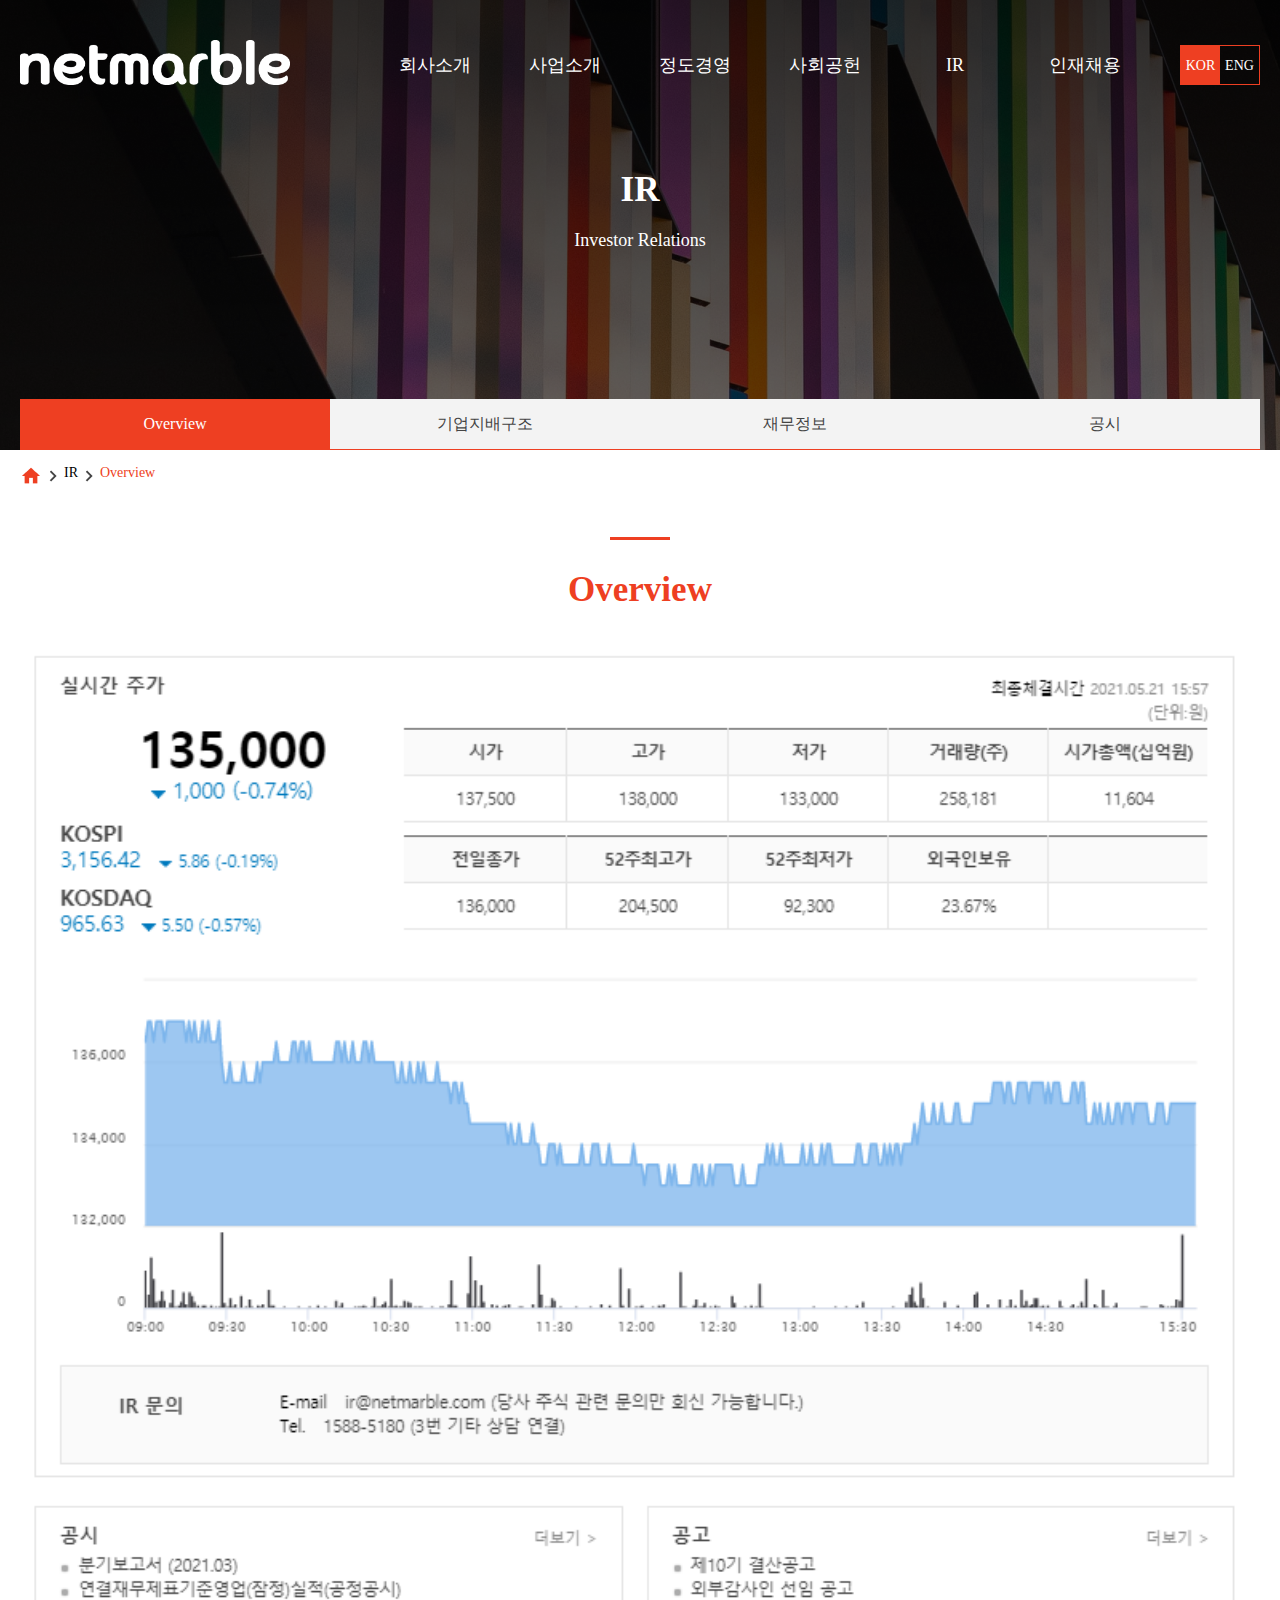
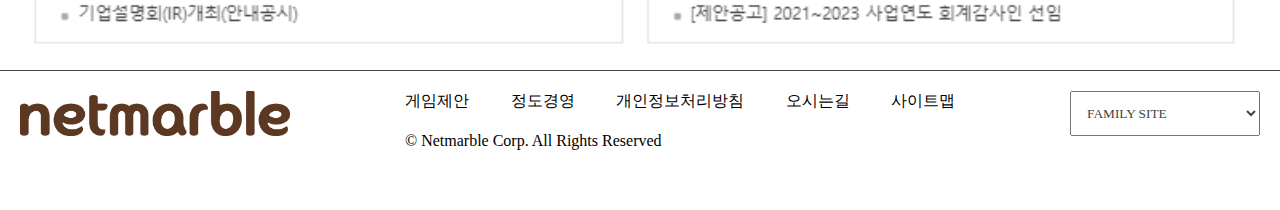
<file: ir.html>
<!DOCTYPE html>
<html lang="ko">
<head>
  <meta charset="UTF-8">
  <meta name="viewport" content="width=device-width, initial-scale=1.0">
  <meta http-equiv="X-UA-Compatible" content="ie=edge">
  <title>Ir</title>
  <link rel="stylesheet" href="css/reset.css">
  <link rel="stylesheet" href="css/jquery.bxslider.css">
  <link rel="stylesheet" href="css/animate.css">
  <link rel="stylesheet" href="css/style.css">
  <link rel="stylesheet" href="css/responsive.css">
  <script src="js/jquery-3.1.1.min.js"></script>
  <script src="js/jquery.bxslider.js"></script>
  <script src="js/wow.min.js"></script>
  <script src="js/script.js"></script>
</head>
<body>
  <header id="header" class="header ir">
      <div class="headTop ir">
        <div class="wrap">
          <h1 class="logo"><a href="index.html"><img src="images/netmarble_logo.png" alt="logo">Netmarble</a></h1>
          <div class="toggleMenu">
            <div class="bar1"></div>
            <div class="bar2"></div>
            <div class="bar3"></div>
          </div>
          <div class="conversion">
            <ul>
              <li class="on"><a href="#">KOR</a></li>
              <li><a href="#">ENG</a></li>
            </ul>
          </div>
          <ul class="gnb ir clearfix">
            <li><a href="#">회사소개<span class="menuBtn">버튼</span></a>
              <ul class="lnb">
                <li><a href="company.html">넷마블 컴퍼니</a></li>
                <li><a href="company.html">비전/미션</a></li>
                <li><a href="company.html">연혁</a></li>
                <li><a href="company.html">뉴스</a></li>
              </ul>
            </li>
            <li><a href="#">사업소개<span class="menuBtn">버튼</span></a>
              <ul class="lnb">
                <li><a href="business.html">사업영역</a></li>
                <li><a href="business.html">넷마블게임</a></li>
                <li><a href="business.html">글로벌사업</a></li>
              </ul>
            </li>
            <li><a href="#">정도경영<span class="menuBtn">버튼</span></a>
              <ul class="lnb">
                <li><a href="jeongdo.html">정도경영</a></li>
                <li><a href="jeongdo.html">윤리강령</a></li>
              </ul>
            </li>
            <li><a href="#">사회공헌<span class="menuBtn">버튼</span></a>
              <ul class="lnb">
                <li><a href="strategy.html">방향성</a></li>
                <li><a href="strategy.html">활동소개</a></li>
                <li><a href="strategy.html">활동소식</a></li>
              </ul>
            </li>
            <li><a href="#">IR<span class="menuBtn">버튼</span></a>
              <ul class="lnb">
                <li><a href="ir.html">Overview</a></li>
                <li><a href="ir.html">기업지배구조</a></li>
                <li><a href="ir.html">재무정보</a></li>
                <li><a href="ir.html">공시</a></li>
              </ul>
            </li>
            <li><a href="#">인재채용<span class="menuBtn">버튼</span></a>
              <ul class="lnb">
                <li><a href="hrs.html">인재상</a></li>
                <li><a href="hrs.html">직무소개</a></li>
                <li><a href="hrs.html">인사제도</a></li>
                <li><a href="hrs.html">채용공고</a></li>
              </ul>
            </li>
          </ul>
        </div><!-- wrap -->
      </div><!-- headTop -->
      <div class="headBot ir">
        <div class="warp">
          <div class="companyIntro">
            <h1 class="companyTit">IR</h1>
            <p class="companyTxt">Investor Relations</p>
          </div>
          <div class="subMenu">
            <ul>
              <li class="active"><a href="#">Overview</a></li>
              <li><a href="#">기업지배구조</a></li>
              <li><a href="#">재무정보</a></li>
              <li><a href="#">공시</a></li>
            </ul>
          </div>
        </div>
      </div>
    </header>
    <div class="contents ir">
      <div class="wrap">
        <div class="location">
          <img src="images/location_icon.png" alt="">
          <img src="images/location_arrow.png" alt="">
          <a href="ir.html">IR</a>
          <img src="images/location_arrow.png" alt="">
          <a href="#" class="coLocation on">Overview</a>
        </div>
        <div class="subBox">
          <h3 class="coSubTit on">Overview</h3>
        </div>
        <div class="main">
          <img src="images/main_ir01.png" alt="">
          <img src="images/main_ir02.png" alt="">
          <img src="images/main_ir03.png" alt="">
          <img src="images/main_ir04.png" alt="">
        </div>
      </div><!-- wrap -->
    </div><!-- contents -->

    <footer id="footer" class="footer">
      <div class="wrap">
        <div class="ftSort">
          <h1 class="footer_logo"><a href="#">Netmarble</a></h1>
          <div class="topBtn"><span>위로</span></div>
          <div class="corp">
            <ul>
              <li><a href="#">게임제안</a></li>
              <li><a href="#">정도경영</a></li>
              <li><a href="#">개인정보처리방침</a></li>
              <li><a href="#">오시는길</a></li>
              <li><a href="#">사이트맵</a></li>
            </ul>
            <p>&#169; Netmarble Corp. All Rights Reserved</p>
          </div>
          <div class="fmSite">
            <select name="fm" id="fm">
              <option value="none">FAMILY SITE</option>
              <option value="#">넷마블앤파크</option>
              <option value="#">넷마블몬스터</option>
              <option value="#">넷마블엔투</option>
              <option value="#">넷마블넥서스</option>
              <option value="#">넷마블네오</option>
              <option value="#">구로발게임즈</option>
              <option value="#">넷마블에프엔씨</option>
            </select>
          </div>
        </div>
      </div><!-- wrap -->
    </footer><!-- footer -->
</body>
</html>
</file>
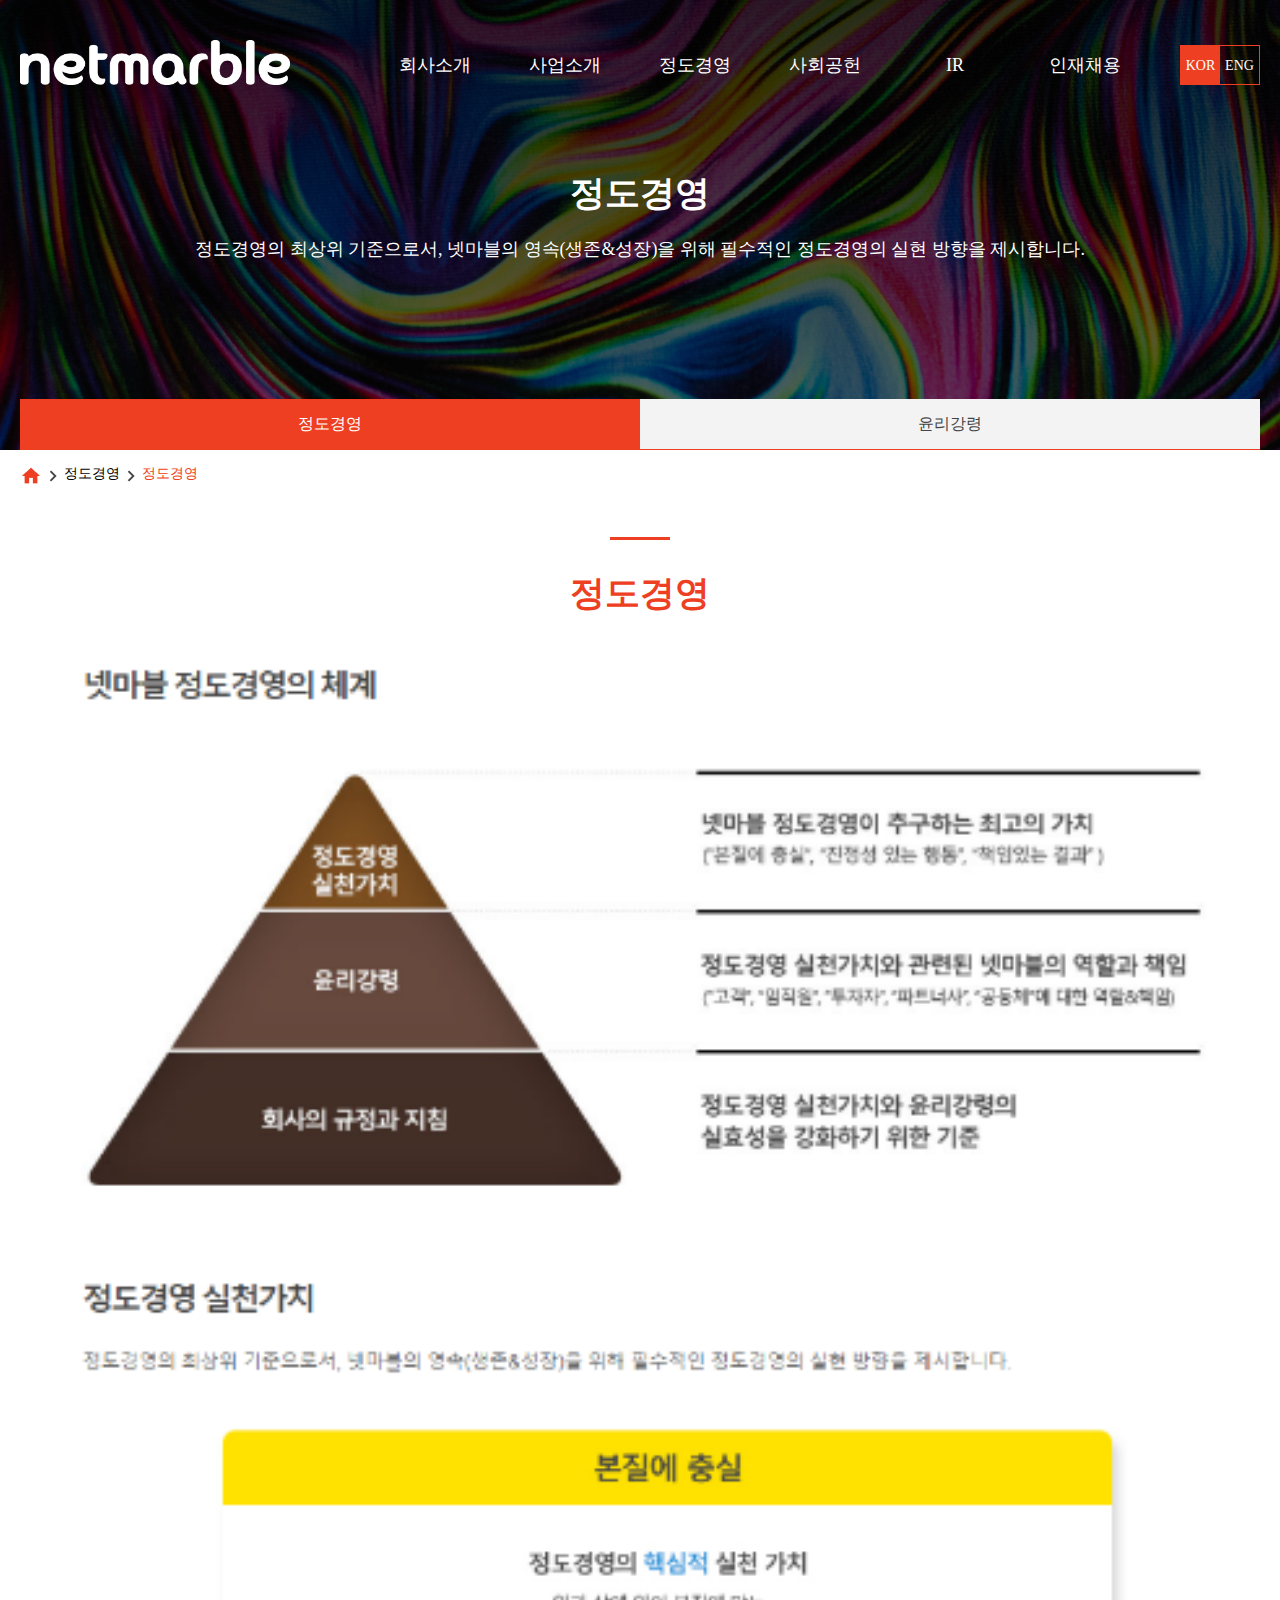
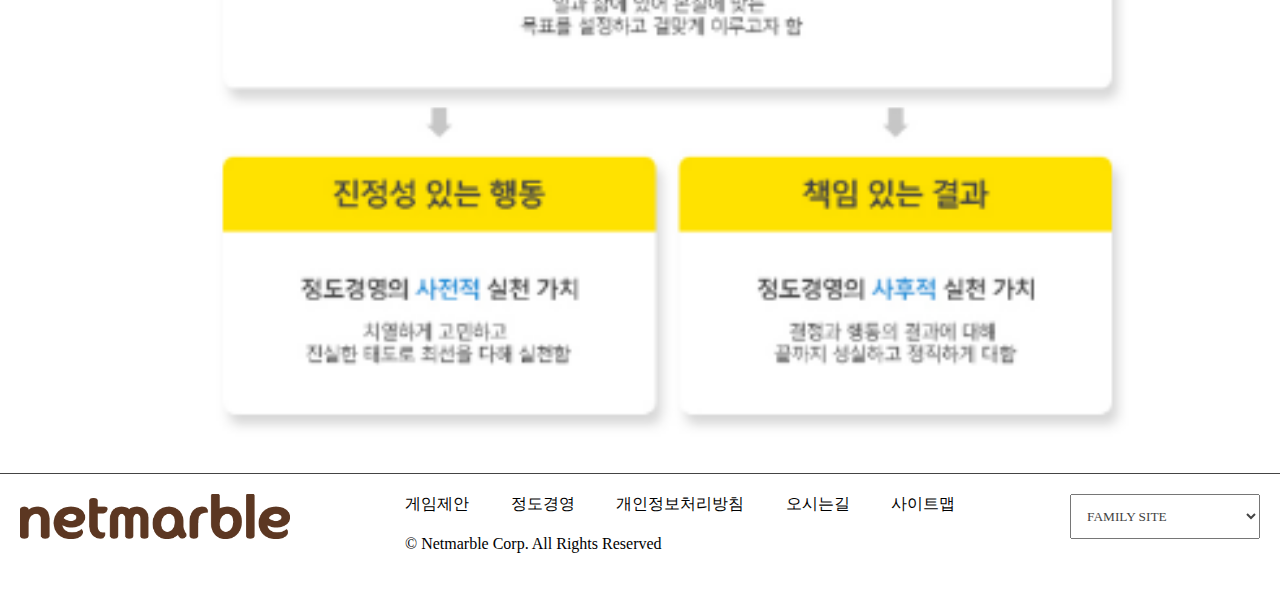
<file: jeongdo.html>
<!DOCTYPE html>
<html lang="ko">
<head>
  <meta charset="UTF-8">
  <meta name="viewport" content="width=device-width, initial-scale=1.0">
  <meta http-equiv="X-UA-Compatible" content="ie=edge">
  <title>Jeongdo</title>
  <link rel="stylesheet" href="css/reset.css">
  <link rel="stylesheet" href="css/jquery.bxslider.css">
  <link rel="stylesheet" href="css/animate.css">
  <link rel="stylesheet" href="css/style.css">
  <link rel="stylesheet" href="css/responsive.css">
  <script src="js/jquery-3.1.1.min.js"></script>
  <script src="js/jquery.bxslider.js"></script>
  <script src="js/wow.min.js"></script>
  <script src="js/script.js"></script>
</head>
<body>
  <header id="header" class="header jeongdo">
      <div class="headTop jeongdo">
        <div class="wrap">
          <h1 class="logo"><a href="index.html"><img src="images/netmarble_logo.png" alt="logo">Netmarble</a></h1>
          <div class="toggleMenu">
            <div class="bar1"></div>
            <div class="bar2"></div>
            <div class="bar3"></div>
          </div>
          <div class="conversion">
            <ul>
              <li class="on"><a href="#">KOR</a></li>
              <li><a href="#">ENG</a></li>
            </ul>
          </div>
          <ul class="gnb jeongdo clearfix">
            <li><a href="#">회사소개<span class="menuBtn">버튼</span></a>
              <ul class="lnb">
                <li><a href="company.html">넷마블 컴퍼니</a></li>
                <li><a href="company.html">비전/미션</a></li>
                <li><a href="company.html">연혁</a></li>
                <li><a href="company.html">뉴스</a></li>
              </ul>
            </li>
            <li><a href="#">사업소개<span class="menuBtn">버튼</span></a>
              <ul class="lnb">
                <li><a href="business.html">사업영역</a></li>
                <li><a href="business.html">넷마블게임</a></li>
                <li><a href="business.html">글로벌사업</a></li>
              </ul>
            </li>
            <li><a href="#">정도경영<span class="menuBtn">버튼</span></a>
              <ul class="lnb">
                <li><a href="jeongdo.html">정도경영</a></li>
                <li><a href="jeongdo.html">윤리강령</a></li>
              </ul>
            </li>
            <li><a href="#">사회공헌<span class="menuBtn">버튼</span></a>
              <ul class="lnb">
                <li><a href="strategy.html">방향성</a></li>
                <li><a href="strategy.html">활동소개</a></li>
                <li><a href="strategy.html">활동소식</a></li>
              </ul>
            </li>
            <li><a href="#">IR<span class="menuBtn">버튼</span></a>
              <ul class="lnb">
                <li><a href="ir.html">Overview</a></li>
                <li><a href="ir.html">기업지배구조</a></li>
                <li><a href="ir.html">재무정보</a></li>
                <li><a href="ir.html">공시</a></li>
              </ul>
            </li>
            <li><a href="#">인재채용<span class="menuBtn">버튼</span></a>
              <ul class="lnb">
                <li><a href="hrs.html">인재상</a></li>
                <li><a href="hrs.html">직무소개</a></li>
                <li><a href="hrs.html">인사제도</a></li>
                <li><a href="hrs.html">채용공고</a></li>
              </ul>
            </li>
          </ul>
        </div><!-- wrap -->
      </div><!-- headTop -->
      <div class="headBot jeongdo">
        <div class="warp">
          <div class="companyIntro">
            <h1 class="companyTit">정도경영</h1>
            <p class="companyTxt">정도경영의 최상위 기준으로서, 넷마블의 영속(생존&성장)을 위해 필수적인 정도경영의 실현 방향을 제시합니다.</p>
          </div>
          <div class="subMenu">
            <ul>
              <li class="active"><a href="#">정도경영</a></li>
              <li><a href="#">윤리강령</a></li>
            </ul>
          </div>
        </div>
      </div>
    </header>
    <div class="contents jeongdo">
      <div class="wrap">
        <div class="location">
          <img src="images/location_icon.png" alt="">
          <img src="images/location_arrow.png" alt="">
          <a href="jeongdo.html">정도경영</a>
          <img src="images/location_arrow.png" alt="">
          <a href="#" class="coLocation on">정도경영</a>
        </div>
        <div class="subBox">
          <h3 class="coSubTit on">정도경영</h3>
        </div>
        <div class="main">
          <img src="images/main_jeongdo01.png" alt="">
          <img src="images/main_jeongdo02.png" alt="">
        </div>
      </div><!-- wrap -->
    </div><!-- contents -->

    <footer id="footer" class="footer">
      <div class="wrap">
        <div class="ftSort">
          <h1 class="footer_logo"><a href="#">Netmarble</a></h1>
          <div class="topBtn"><span>위로</span></div>
          <div class="corp">
            <ul>
              <li><a href="#">게임제안</a></li>
              <li><a href="#">정도경영</a></li>
              <li><a href="#">개인정보처리방침</a></li>
              <li><a href="#">오시는길</a></li>
              <li><a href="#">사이트맵</a></li>
            </ul>
            <p>&#169; Netmarble Corp. All Rights Reserved</p>
          </div>
          <div class="fmSite">
            <select name="fm" id="fm">
              <option value="none">FAMILY SITE</option>
              <option value="#">넷마블앤파크</option>
              <option value="#">넷마블몬스터</option>
              <option value="#">넷마블엔투</option>
              <option value="#">넷마블넥서스</option>
              <option value="#">넷마블네오</option>
              <option value="#">구로발게임즈</option>
              <option value="#">넷마블에프엔씨</option>
            </select>
          </div>
        </div>
      </div><!-- wrap -->
    </footer><!-- footer -->
</body>
</html>
</file>
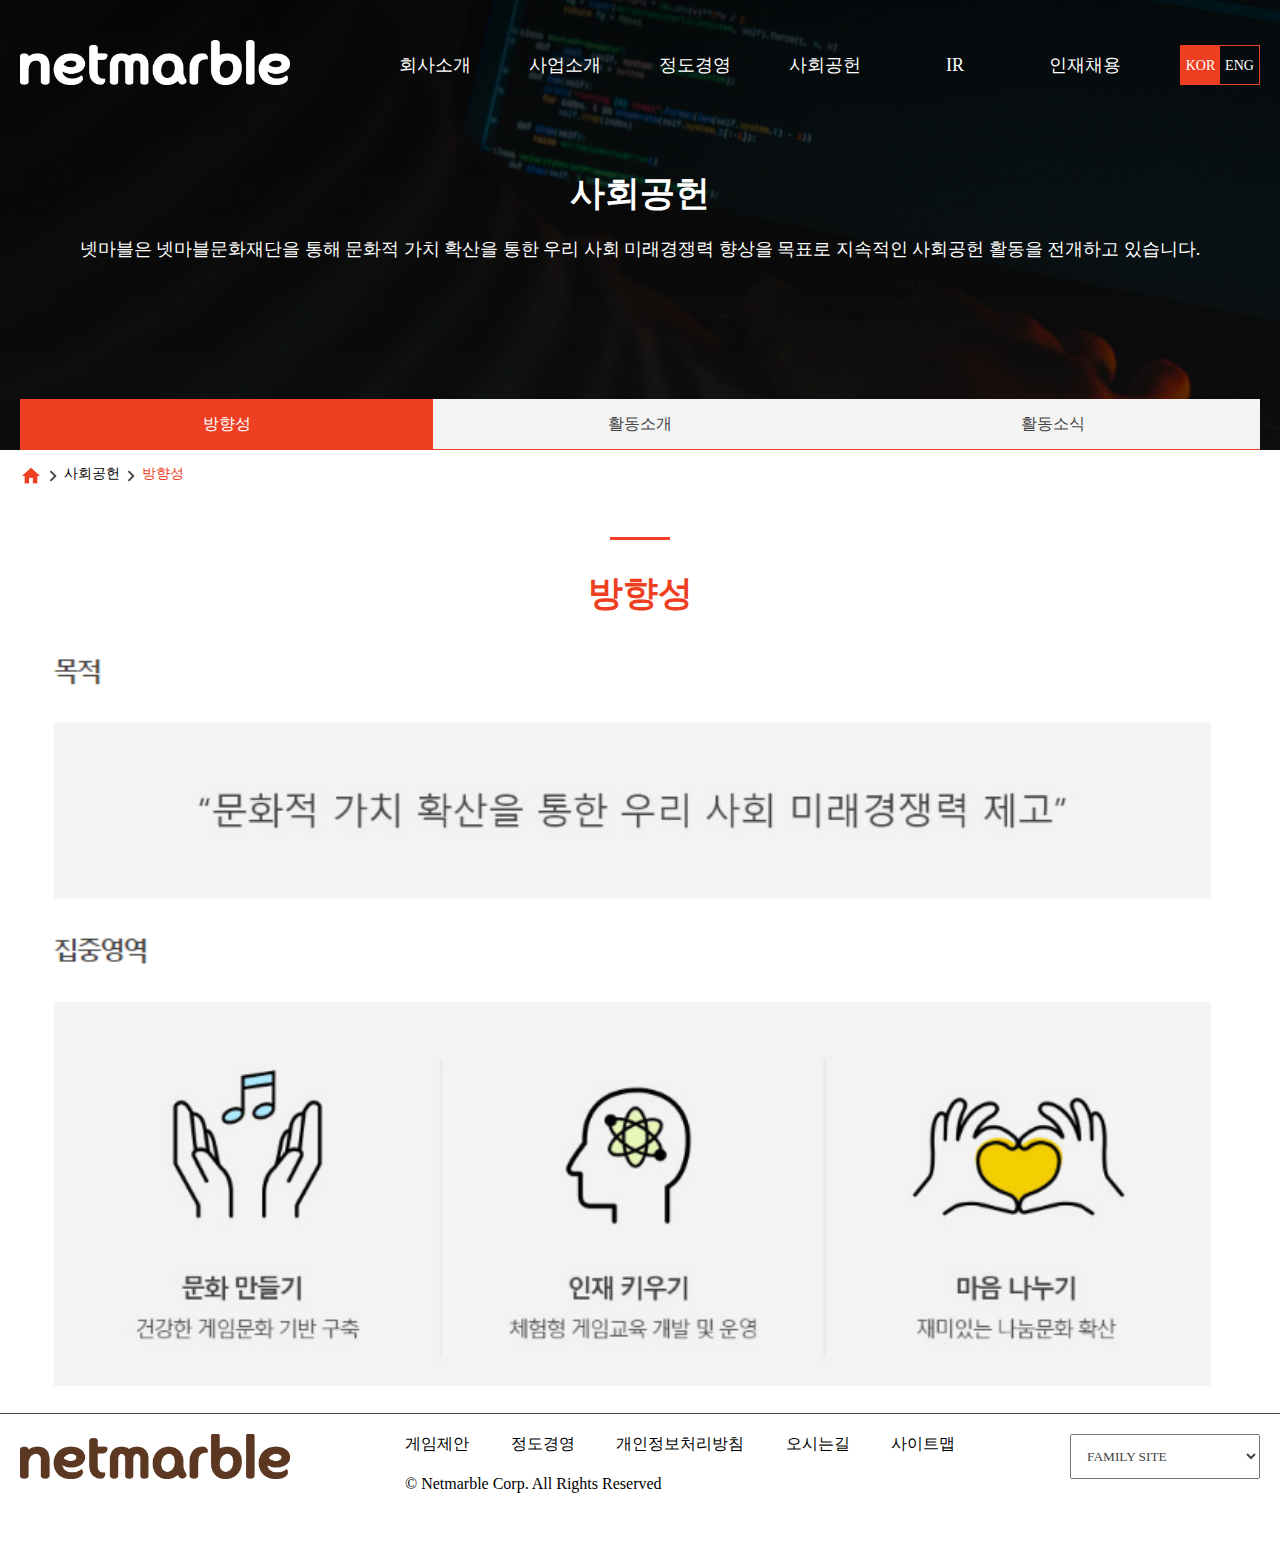
<file: strategy.html>
<!DOCTYPE html>
<html lang="ko">
<head>
  <meta charset="UTF-8">
  <meta name="viewport" content="width=device-width, initial-scale=1.0">
  <meta http-equiv="X-UA-Compatible" content="ie=edge">
  <title>Strategy</title>
  <link rel="stylesheet" href="css/reset.css">
  <link rel="stylesheet" href="css/jquery.bxslider.css">
  <link rel="stylesheet" href="css/animate.css">
  <link rel="stylesheet" href="css/style.css">
  <link rel="stylesheet" href="css/responsive.css">
  <script src="js/jquery-3.1.1.min.js"></script>
  <script src="js/jquery.bxslider.js"></script>
  <script src="js/wow.min.js"></script>
  <script src="js/script.js"></script>
</head>
<body>
  <header id="header" class="header strategy">
      <div class="headTop strategy">
        <div class="wrap">
          <h1 class="logo"><a href="index.html"><img src="images/netmarble_logo.png" alt="logo">Netmarble</a></h1>
          <div class="toggleMenu">
            <div class="bar1"></div>
            <div class="bar2"></div>
            <div class="bar3"></div>
          </div>
          <div class="conversion">
            <ul>
              <li class="on"><a href="#">KOR</a></li>
              <li><a href="#">ENG</a></li>
            </ul>
          </div>
          <ul class="gnb strategy clearfix">
            <li><a href="#">회사소개<span class="menuBtn">버튼</span></a>
              <ul class="lnb">
                <li><a href="company.html">넷마블 컴퍼니</a></li>
                <li><a href="company.html">비전/미션</a></li>
                <li><a href="company.html">연혁</a></li>
                <li><a href="company.html">뉴스</a></li>
              </ul>
            </li>
            <li><a href="#">사업소개<span class="menuBtn">버튼</span></a>
              <ul class="lnb">
                <li><a href="business.html">사업영역</a></li>
                <li><a href="business.html">넷마블게임</a></li>
                <li><a href="business.html">글로벌사업</a></li>
              </ul>
            </li>
            <li><a href="#">정도경영<span class="menuBtn">버튼</span></a>
              <ul class="lnb">
                <li><a href="jeongdo.html">정도경영</a></li>
                <li><a href="jeongdo.html">윤리강령</a></li>
              </ul>
            </li>
            <li><a href="#">사회공헌<span class="menuBtn">버튼</span></a>
              <ul class="lnb">
                <li><a href="strategy.html">방향성</a></li>
                <li><a href="strategy.html">활동소개</a></li>
                <li><a href="strategy.html">활동소식</a></li>
              </ul>
            </li>
            <li><a href="#">IR<span class="menuBtn">버튼</span></a>
              <ul class="lnb">
                <li><a href="ir.html">Overview</a></li>
                <li><a href="ir.html">기업지배구조</a></li>
                <li><a href="ir.html">재무정보</a></li>
                <li><a href="ir.html">공시</a></li>
              </ul>
            </li>
            <li><a href="#">인재채용<span class="menuBtn">버튼</span></a>
              <ul class="lnb">
                <li><a href="hrs.html">인재상</a></li>
                <li><a href="hrs.html">직무소개</a></li>
                <li><a href="hrs.html">인사제도</a></li>
                <li><a href="hrs.html">채용공고</a></li>
              </ul>
            </li>
          </ul>
        </div><!-- wrap -->
      </div><!-- headTop -->
      <div class="headBot strategy">
        <div class="warp">
          <div class="companyIntro">
            <h1 class="companyTit">사회공헌</h1>
            <p class="companyTxt">넷마블은 넷마블문화재단을 통해 문화적 가치 확산을 통한 우리 사회 미래경쟁력 향상을 목표로 지속적인 사회공헌 활동을 전개하고 있습니다.</p>
          </div>
          <div class="subMenu">
            <ul>
              <li class="active"><a href="#">방향성</a></li>
              <li><a href="#">활동소개</a></li>
              <li><a href="#">활동소식</a></li>
            </ul>
          </div>
        </div>
      </div>
    </header>
    <div class="contents strategy">
      <div class="wrap">
        <div class="location">
          <img src="images/location_icon.png" alt="">
          <img src="images/location_arrow.png" alt="">
          <a href="strategy.html">사회공헌</a>
          <img src="images/location_arrow.png" alt="">
          <a href="#" class="coLocation on">방향성</a>
        </div>
        <div class="subBox">
          <h3 class="coSubTit on">방향성</h3>
        </div>
        <div class="main">
          <img src="images/main_strategy01.png" alt="">
          <img src="images/main_strategy02.png" alt="">
          <img src="images/main_strategy03.png" alt="">
        </div>
      </div><!-- wrap -->
    </div><!-- contents -->

    <footer id="footer" class="footer">
      <div class="wrap">
        <div class="ftSort">
          <h1 class="footer_logo"><a href="#">Netmarble</a></h1>
          <div class="topBtn"><span>위로</span></div>
          <div class="corp">
            <ul>
              <li><a href="#">게임제안</a></li>
              <li><a href="#">정도경영</a></li>
              <li><a href="#">개인정보처리방침</a></li>
              <li><a href="#">오시는길</a></li>
              <li><a href="#">사이트맵</a></li>
            </ul>
            <p>&#169; Netmarble Corp. All Rights Reserved</p>
          </div>
          <div class="fmSite">
            <select name="fm" id="fm">
              <option value="none">FAMILY SITE</option>
              <option value="#">넷마블앤파크</option>
              <option value="#">넷마블몬스터</option>
              <option value="#">넷마블엔투</option>
              <option value="#">넷마블넥서스</option>
              <option value="#">넷마블네오</option>
              <option value="#">구로발게임즈</option>
              <option value="#">넷마블에프엔씨</option>
            </select>
          </div>
        </div>
      </div><!-- wrap -->
    </footer><!-- footer -->
</body>
</html>
</file>
<file: css/style.css>
@charset "UTF-8";

/* ----------header------------ */
.wrap {width: 1240px; margin: 0 auto;}
.header {width: 100%; height: 900px; margin-bottom: 800px;}
.logo {font-size: 0; text-indent: -9999px;}
.logo img {width: 270px; height: 45px; float: left; margin-top: 40px;}
.headTop {position: fixed; z-index: 1000; width: 100%; background: #FFC905; transition: 1s; height: 120px; top: 0;}
.headTop.ani {animation: headTopAni 1s forwards;}
@keyframes headTopAni {
  0% {top: -120px; opacity: 0}
  100% {top: 0; opacity: 1}
}

.headTop.fixed {background: #EE3F22}
.headTop.fixed .conversion {border: 1px solid #FFC905;}
.headTop.fixed .conversion ul li.on {background: #FFC905}
.gnb {width: 780px; float: left; margin-top: 45px; margin-left: 80px;}
.menuBtn {display: none;}
.gnb>li {float: left; width: calc(780px / 6); text-align: center; position: relative;}
.gnb>li>a {display:inline-block; line-height: 40px; text-align: center; color: #fff; font-size: 18px;}
.gnb>li>a:after, .lnb>li>a:after {content: ''; display:block; border-bottom: solid 3px #553A31; transform: scaleX(0); transition: 0.2s ease-in-out;}
.gnb>li>a:hover:after, .lnb>li>a:hover:after {transform: scaleX(1);}

.lnb {display: none; padding-top: 10px;}
.lnb>li {}
.lnb>li>a {display:inline-block; padding: 10px 0; line-height: 30px; text-align: center; color: #fff; font-size: 18px; }
.conversion {float: right; height: 40px; border: 1px solid #EE3F22; margin-top: 45px;}
.conversion ul li {float: left;}
.conversion ul li a {width: 39px; line-height: 39px; text-align: center; display: block; color: #fff; font-size: 14px;}
.conversion ul li.on {background: #EE3F22;}

.toggleMenu {width: 50px; height: 50px; position: relative; display: flex; justify-content: center; align-items: center; cursor: pointer; display: none;}
.toggleMenu div {width: 24px; height: 2px; background: #fff; border-radius: 2px; position: absolute; transition: 0.3s;}
.toggleMenu .bar3 {transform: translateY(-10px);}
.toggleMenu .bar2 {}
.toggleMenu .bar1 {transform: translateY(10px);}

/* ----------slider------------ */
.slider li img {width: 100%;}
.sliderWrap li.slider1st, .sliderWrap li.slider2st {background-repeat: no-repeat; background-position: center; background-size: cover; height: 1000px; position: relative;}
.sliderWrap li.slider1st {background-image: url("../images/bg_main01.png");}
.sliderWrap li.slider2st {background-image: url("../images/bg_main01.png");}
.sliderWrap .sliderTxt {position: absolute; left: 50%; top: 60%; transform: translate(-50%); color: #222; text-align: center; font-weight: bold;}
.bx-wrapper {box-shadow: none; border: 0 none; margin-bottom: 0;}
.bx-wrapper .bx-next {
    right: 10px;
    background: url("../images/controls.png") no-repeat -43px -32px;
}
.bx-wrapper .bx-controls-direction a {z-index: 100;}

/* ----------contents------------ */
/* .contents {height: 700px;} */
.contList {width: 1240px; margin: 0 auto; display: flex; flex-wrap: wrap; position: absolute; left: 50%; top: 690px; transform: translate(-50%,0);}
.contList>li {width: 25%; height: 310px; text-align: center; position: relative; display: flex; align-items: center; justify-content: center; transition: 0.3s;}
.contList>li:nth-child(2) {width: 25%; height: 310px; text-align: center; position: relative; display: block;} /* news 제외 */
.contList .contTit {color: #fff; font-size: 16px; font-weight: bold;}
.contList .contMoTit {color: #fff; font-size: 16px; font-weight: bold;}
.contList .contMoBox .contMoBg {display: none;}
.contList .contTxt, .contList .contBtn, .contList .contMoTxt, .contList .contMoBtn  {display: none;}

/* no.2 news */
.contList>li:nth-child(2) {padding: 40px; text-align: left;}
.contList>li:nth-child(2) .newsTit {font-size: 22px; margin-bottom: 35px; color: #444;}
.newsList {position: relative;}
.newsList li:hover a {color: #FFC905;}
.newsList li + li {margin-top: 14px;}
.newsList li span {position: absolute; right: 0; color: #888;}
.newsList .more a {position: absolute; right: 0; top: -35px; color: #888;}
.txtLine {width:450px; overflow:hidden; text-overflow:ellipsis; white-space:nowrap;}
.txtLine a {font-weight: bold; color: #444;}

/* no.4 사업소개 */
.contList>li:nth-child(4) .contMoTit {color: #444;}

/* no.6,7,8 introduce */
.contList .intro {padding: 40px;}
.contList .introTit {font-size: 22px; margin-bottom: 30px; color: #fff; text-align: left;}
.contList .introTit:after {content: ''; display: block; width: 85px; height: 1px; background: #fff; margin-top: 17px;}
.contList .introTxt {width: 100%;font-size: 16px; color: #fff;  line-height: 25px; font-weight: bold; text-align: left;}

/* contents List (bg) */
.contList>li:nth-child(1) {background-image: url("../images/contlist01.png");}
.contList>li:nth-child(2) {width: 50%; background: #fff;}
.contList>li:nth-child(3) {background-image: url("../images/contlist03.png");}
.contList>li:nth-child(4) {background-image: url("../images/contlist04.png");}
.contList>li:nth-child(5) {background-image: url("../images/contlist05.png");}
.contList>li:nth-child(6) {background-image: url("../images/contlist06.png"); width: 50%;}
.contList>li:nth-child(7) {background-image: url("../images/contlist07.png");}
.contList>li:nth-child(8) {background-image: url("../images/contlist08.png"); width: 50%;}
.contList>li:nth-child(9) {background-image: url("../images/contlist09.png");}

/* contents List (hover) */
.contList>li:hover div {transform: scale(1.15); transition: 0.3s; cursor: pointer;}
.contList>li:hover:nth-child(6) div,
.contList>li:hover:nth-child(7) div,
.contList>li:hover:nth-child(8) div {transform: scale(1); cursor: default;}

/* ----------vision------------ */
.vision {margin-top: 1250px; height: 700px; background: url("../images/bg_vision.png")no-repeat center fixed; background-size: cover; margin-bottom: 80px;}
.viIntro {text-align: center; padding-top: 70px; margin-bottom: 100px;}
.viIntro .viTit {width: 270px; font-size: 22px; color: #fff; margin: 18px auto;}
.viIntro .viTit:after {content: ''; display: block; width: 100%; height: 1px; background: #fff; margin-top: 17px;}
.viIntro .viTxt {color: #fff; margin-bottom: 50px; margin: 0 auto;}

.viList {width: 900px; color: #fff; margin: 0 auto;}
.viList li {float: left; width: calc( ( 100% - 60px ) / 3); height: 380px; border-radius: 10px; transition: 0.2s; cursor: pointer;}
.viList li:hover {box-shadow: 8px 8px 10px rgba(0,0,0,0.5); transform: translate(-10px,-10px); background: rgba(255,255,255,0.3);}
.viList li + li{margin-left: 20px;}
.viList li img {display: block; margin: 0 auto; padding-top: 70px;}
.cardTxt {text-align: center;}
.cardTxt h3 {font-size: 22px; padding: 20px 0;}

/* ----------newGame------------ */
.newGame {margin-bottom: 80px;}
.newGameIntro {width: 310px; height: 600px; text-align: center; background: #2E4D8E; float: left; color: #fff; display: flex; align-items: center; justify-content: center;}
.newGameIntro img {width: 100px;}
.newGameIntro h3 {font-size: 30px; margin: 30px 0 60px 0;}
.newGameIntro p {width: 200px; margin: 0 auto;}

.gameList { display: flex; flex-wrap: wrap; width: 930px; margin: 0 auto;}
.gameList li {width: 310px; height: 600px; display: block; overflow: hidden;}
.newGameBg {position: relative; right: -100%; bottom: -100%; transition: 1s;}
.newGameBg.rtMove {animation: rtMove 1s forwards;}
@keyframes rtMove {
  0% {right: -100%; bottom: -100%;}
  100% {right: 0; bottom: 0;}
}
.newGameBg img {display: block;}
.newgameCard {height: 300px; padding: 30px; position: relative; background: #e7e7e7; left: -100%; bottom: -100%; transition: 2s;}
.newgameCard h3 {display: inline-block; font-size: 20px; margin-bottom: 20px;}
.newgameCard span {color: #666; font-size: 16px; font-weight: bold; padding-left: 15px;}
.newgameCard.ltMove {animation: ltMove 1s forwards;}
@keyframes ltMove {
  0% {left: -100%; bottom: -100%;}
  100% {left: 0; bottom: 0;}
}

.appBtn {position: absolute; bottom: 30px; right: 30px;}
.arrowUp {position: absolute; bottom: 0; left: 50%; transform: translate(-50%); width: 0; height: 0; border-bottom: 20px solid #e7e7e7;border-left: 20px solid transparent; border-right: 20px solid transparent;}
.arrowDown {position: absolute; top: 0; left: 50%; transform: translate(-50%); width: 0;	height: 0; border-top: 20px solid #e7e7e7; border-left: 20px solid transparent;	border-right: 20px solid transparent;}

/* ----------banner------------ */
.banner {color: #fff; margin-bottom: 80px;}
.sort {display: flex; flex-wrap: wrap;}
.social {width: 620px; height: 310px; padding: 50px; background-image: url("../images/bg_social.png");}
.social h3, .hr h3 {font-size: 36px;}
.social h3:after, .hr h3:after {content: ''; display: block; width: 133px; height: 2px; background: #fff; margin: 15px 0 20px 0;}
.social p, .hr p  {margin-bottom: 25px;}
.hr {width: 620px; height: 310px; padding: 50px; background-image: url("../images/bg_hr.png");}
.bannerBtn {width: 170px; height: 50px; color: #fff; background: rgba(255,255,255,0.1); border: 1px solid #fff; cursor: pointer;}

/* ----------footer------------ */
.footer {width: 100%; height: 140px;}
.footer:before {content: ''; display: block; width: 100%; height: 1px; background: #444; margin-bottom: 20px;}
.ftSort {display: flex; justify-content: space-between;}
.footer_logo {background: url("../images/netmarble_logo2.png")no-repeat 100% 100% / cover; width: 270px; height: 45px; cursor: pointer; text-indent: -9999px;}
.topBtn {width: 80px; height: 80px; cursor: pointer; background: #EE3F22; display: flex; justify-content: center; align-items: center; border-radius: 40px; position: fixed; right: 50px; bottom: 50px; animation: viewTop 1s infinite alternate; transition: 0.3s; opacity: 0;}
.topBtn.view {opacity: 1;}
@keyframes viewTop {
  to {transform: translateY(-10px);}
}
.topBtn img {display: none;}
.topBtn span {font-size: 14px; color: #fff;}
.corp {width: 550px;}
.corp ul {display: flex; flex-wrap: wrap; justify-content: space-between; margin-bottom: 20px;}
.corp ul li + li {margin-left: 30px;}
.corp ul li a {}
.fmSite select {width: 190px; height: 45px; color: #444; text-indent: 12px;}


/* ----------subPage------------ */
.companyIntro {display: block; width: 100%; height: 200px; padding-top: 170px; color: #fff; text-align: center;}
.companyIntro .companyTit {font-size: 35px; margin-bottom: 20px;}
.companyIntro .companyTxt {font-size: 18px;}
.subMenu {width: 1240px; border-bottom: 1px solid #EE3F22; margin: auto; position: absolute; top: 399px; left: 50%; transform: translate(-50%);}
.subMenu ul {display: flex;}
.subMenu li {flex: 1;}
.subMenu li a {display: block; line-height: 50px; text-align: center; color: #444; background: #F3F3F3; transition: 0.3s;}
.subMenu li.active a {background: #EE3F22; color: #fff;}
.subMenu li a:hover {background: #EE3F22; color: #fff;}

/* ----------subPage contents------------ */
.contents {height: 100%;}
.location {display: flex;}
.location>a {font-size: 14px;}
.location>a.on {color: #EE3F22;}
.subBox {display: flex; justify-content: center;margin-top: 50px;}
.coSubTit {display: flex; justify-content: center; flex-direction: column; align-items: center; font-size: 35px; margin-bottom: 30px;}
.coSubTit.on {color: #EE3F22;}
.coSubTit:before {content: ''; background: #EE3F22; width: 60px; height: 3px; display: block; margin-bottom: 30px;}
.main img {width: 100%; display: none;}

/* ----------company------------ */
.header.company {height: 450px; margin-bottom: 15px; background-image: url("../images/sub_bg_company.png"); background-repeat: no-repeat; background-size: cover; }
.headTop.company {height: 130px; position: absolute; background: none;}
.headTop.company.fixed {height: 130px; position: fixed; background: #EE3F22;}
.headBot.company {width: 100%; height: 200px; display: flex; align-items: center; justify-content: center;}

/* ----------business------------ */
.header.business {height: 450px; margin-bottom: 15px; background-image: url("../images/sub_bg_business.png"); background-repeat: no-repeat; background-size: cover; }
.headTop.business {height: 130px; position: absolute; background: none;}
.headTop.business.fixed {height: 130px; position: fixed; background: #EE3F22;}
.headBot.business {width: 100%; height: 200px; display: flex; align-items: center; justify-content: center;}

/* ----------jeongdo------------ */
.header.jeongdo {height: 450px; margin-bottom: 15px; background-image: url("../images/sub_bg_jeongdo.png"); background-repeat: no-repeat; background-size: cover; }
.headTop.jeongdo {height: 130px; position: absolute; background: none;}
.headTop.jeongdo.fixed {height: 130px; position: fixed; background: #EE3F22;}
.headBot.jeongdo {width: 100%; height: 200px; display: flex; align-items: center; justify-content: center;}

/* ----------strategy------------ */
.header.strategy {height: 450px; margin-bottom: 15px; background-image: url("../images/sub_bg_strategy.png"); background-repeat: no-repeat; background-size: cover; }
.headTop.strategy {height: 130px; position: absolute; background: none;}
.headTop.strategy.fixed {height: 130px; position: fixed; background: #EE3F22;}
.headBot.strategy {width: 100%; height: 200px; display: flex; align-items: center; justify-content: center;}

/* ----------ir------------ */
.header.ir {height: 450px; margin-bottom: 15px; background-image: url("../images/sub_bg_ir.png"); background-repeat: no-repeat; background-size: cover; }
.headTop.ir {height: 130px; position: absolute; background: none;}
.headTop.ir.fixed {height: 130px; position: fixed; background: #EE3F22;}
.headBot.ir {width: 100%; height: 200px; display: flex; align-items: center; justify-content: center;}

/* ----------hrs------------ */
.header.hrs {height: 450px; margin-bottom: 15px; background-image: url("../images/sub_bg_hr.png"); background-repeat: no-repeat; background-size: cover; }
.headTop.hrs {height: 130px; position: absolute; background: none;}
.headTop.hrs.fixed {height: 130px; position: fixed; background: #EE3F22;}
.headBot.hrs {width: 100%; height: 200px; display: flex; align-items: center; justify-content: center;}
</file>
<file: css/responsive.css>
@charset "UTF-8";

@media screen and (max-width: 700px){
  .wrap {width: 100%; margin: 0 auto;}
  .header {height: 500px;}
  .headTop {position: absolute; transform: initial; left: 0;}
  .headTop.fixed {background: none;}
  .logo {width: 178px; height: 30px; float: inherit; display: block; margin: 0 auto;}
  .logo img {margin-top: 40px; width: 178px; height: 30px; transition: 0.5s;}
  .logo.on {animation: logoChange 0.6s forwards; float: inherit; display: block; margin: 0 auto; margin-top: 40px; width: 178px; height: 30px; position: fixed; z-index: 5000; top: -40px; left: 30px;}
  @keyframes logoChange {
    0%, 50% {transform: scale(0);}
     100% {transform: scale(1);}
  }
  .conversion {display: none;}
  .gnb {display: flex; flex-direction: column; justify-content: flex-start; padding: 120px 30px 0 50px;
    position: fixed; width: 100%; height: 100%; z-index: 2000; top: 0; left: 100%; margin-left: 0;
    background: #FFC905; margin-top: 0;}
  .gnb>li {float: inherit; width: 100%; text-align: left;}
  .menuBtn {display: block; width: 14px; height: 8px; text-indent: -9999px; position: absolute; right: 7px; top: 15px;background: url("../images/menu_btn.png")no-repeat; background-position: 0 -8px;}
  .menuBtn.on {background-position: 0 0;}
  .gnb>li>a {color: #553A31; font-weight: bold; margin-bottom: 20px;}
  .lnb {padding-top: 0; padding-bottom: 10px;}
  .lnb>li {margin-left: 30px;}
  .headTop.fixed {position: absolute; background: #FFC905;}
  .toggleMenu {display: block; position: absolute; top: 55px; right: 5px; z-index: 2500;}
  @keyframes togChange {
    0%, 100% {transform: scale(1);}
    50% {transform: scale(0);}
  }
  .toggleMenu.on div {background: #553A31;}
  .toggleMenu.on {animation: togChange 0.6s forwards;}
  .toggleMenu.on .bar3 {transform: translateY(-50%) rotate(45deg) ;}
  .toggleMenu.on .bar2 {opacity: 0;}
  .toggleMenu.on .bar1 {transform: translateY(-50%) rotate(-45deg) ;}

  /* slider */
  .sliderWrap li.slider1st, .sliderWrap li.slider2st {height: 500px;}
  .bx-wrapper .bx-controls-direction a {z-index: inherit;}

  /* contents */
  .contents {height: 910px;}
  .contList {width: 100%; top: 500px; transform: translate(-50%,0);}
  .contList>li {width: 100%; height: 275px; order: 11; position: relative;}
  .contList li a img {display: none;}
  .contList .contTit {color: #444;}
  .contList .contTxt, .contList .contMoTxt {display: block;}
  .contList .contMoTit, .contList .contMoTxt {color: #444;}
  .contList>li:nth-child(1) {order:2;}
  .contList>li:nth-child(2) {order:1; width: 100%; height: 310px;}
  .contList>li:nth-child(3) {order:4;}
  .contList>li:nth-child(4) {order:3;}
  .contList>li:nth-child(5) {order:6;}
  .contList>li:nth-child(6) {display: none;}
  .contList>li:nth-child(7) {display: none;}
  .contList>li:nth-child(8) {display: none;}
  .contList>li:nth-child(9) {order:5;}
  .contList>li:nth-child(1) {background-image: url("../images/bg_company.png"); background-repeat: no-repeat; background-size: cover;}
  .contList>li:nth-child(4) {background-image: url("../images/bg_Business.png"); background-repeat: no-repeat; background-image: none;}
  .contList>li:nth-child(3) {background-image: url("../images/bg_ir.png"); background-repeat: no-repeat; background-position: right; background-image: none;}
  .contList>li:nth-child(9) {background-image: url("../images/bg_jd.png"); background-repeat: no-repeat; background-image: none;}
  .contList>li:nth-child(5) {background-image: url("../images/bg_dev.png"); background-repeat: no-repeat; background-size: cover;}

  /* contents List (hover) */
  .contList>li:hover div {transform: scale(1); transition: 0.3s; cursor: default;}

  /* no.1 news */
  .newsTit {text-align: center; font-size: 20px;}
  .txtLine {width: 500px; font-size: 12px;}
  .newsList .more a {position: absolute; right: 0; top: -40px; color: #888; font-size: 12px;}
  .newsList li + li {margin-top: 20px;}

  /* no.2 회사소개  */
  .contList .contTit {font-size: 20px; margin-bottom: 20px;}
  .contList .contTit:before {content: ''; display: block; width: 40px; height: 1px; background: #222; margin: 0 auto; margin-bottom: 15px;}
  .contList .contTxt { width: 280px; color: #222; font-size: 12px; font-weight: bold; margin-bottom: 20px;}
  .contList .contBtn {display: block; width: 80px; height: 28px; color: #222; font-size: 10px; background: rgba(255,255,255,0.1); border: 1px solid #222; cursor: pointer; margin: 0 auto;}

  /* no.3 사업소개 */
  .contList .contMoBox {display: flex; justify-content: space-between; width: 100%;}
  .contList .contMoBox .moImg {display: none;}
  .contList .contMoBox .contMoSort {display: flex; justify-content: center; flex-direction: column; margin: 0 auto;}
  .contList li:nth-child(4)>div>div:nth-of-type(1) {display: block; width: 45%; height: 275px; background-image: url("../images/bg_Business.png"); background-repeat: no-repeat; background-size: cover;}

  .contList .contMoTit {font-size: 20px; margin-bottom: 10px;}
  .contList .contMoTit:before {content: ''; display: block; width: 40px; height: 1px; background: #222; margin: 0 auto; margin-bottom: 15px;}
  .contList .contMoTxt {width: 105px; color: #222; font-size: 12px; font-weight: bold; margin-bottom: 20px;}
  .contList .contMoBtn {display: block; width: 80px; height: 28px; color: #222; font-size: 10px; background: rgba(255,255,255,0.1); border: 1px solid #222; cursor: pointer; margin: 0 auto;}

  /* no.4 투자정보 */
  .contList .contMoBox_left {display: flex; justify-content: space-between; width: 100%;}
  .contList .contMoBox_left .moImg {display: none;}
  .contList .contMoBox_left .contMoSort {display: flex; justify-content: center; flex-direction: column; margin: 0 auto;}
  .contList li:nth-child(3)>div>div:nth-of-type(2) {display: block; width: 45%; height: 275px; background-image: url("../images/bg_ir.png"); background-repeat: no-repeat; background-size: cover;}

  /* no.5 정도경영*/
  .contList li:nth-child(9)>div>div:nth-of-type(1) {display: block; width: 45%; height: 275px; background-image: url("../images/bg_jd.png"); background-repeat: no-repeat; background-size: cover;}

  /* ----------vision------------ */
  .vision {margin-top: 830px; height: 750px; margin-bottom: 20px; background: url("../images/bg_vision.png")no-repeat center; background-size: cover;}
  .viIntro {text-align: center; padding-top: 50px; margin-bottom: 0;}
  .viIntro .viTit {font-size: 20px; margin: 0 auto; padding-bottom: 20px; width: 100%;}
  .viIntro .viTit:before {content: ''; display: block; width: 40px; height: 1px; background: #fff; margin: 0 auto; margin-bottom: 15px;}
  .viIntro .viTit:after {display: none;}
  .viIntro .viTxt {width: 300px; line-height: 20px; font-weight: bold; font-size: 12px; margin-bottom: 0;}

  .viList {width: 100%; color: #fff; margin: 0 auto; padding-top: 30px; height: 200px;}
  .viList li {display: block; float: none; width: 100%; height: 100%; margin: 0 auto; margin-top: 0;}
  .viList li:hover {box-shadow: none; background: none; transform: none;}
  .viList li img {width: 70px; padding-top: 0;}
  .viList li + li{margin-left: 0;}
  .cardTxt h3 {font-size: 14px; padding: 15px 0 5px 0; text-align: center;}
  .cardTxt p {font-size: 12px; text-align: center;}

  /* ----------newGame------------ */
  .newGame {display: none;}
  .newGameIntro {width: 260px; height: 40px; float: none; margin: 0 auto; border-radius: 20px; margin-bottom: 20px;}
  .newGameIntro img, .newGameIntro p {display: none;}
  .newGameIntro h3 {font-size: 18px; margin: 0; font-weight: normal;}
  .gameList {display: block; flex-wrap: wrap; width: 100%; margin: 0 auto;}
  .newGameBg img {width: 100%; height: 300px;}
  .arrowUp, .arrowDown {display: none;}
  .gameList li {width: 100%; height: 600px; display: block;}

  /* ----------banner------------ */
  .banner {width: 100%; margin-bottom: 20px;}
  .sort {display: flex; flex-direction: column;}
  .social {margin-bottom: 20px;}
  .social, .hr {padding: 30px; width: 100%; height: 187px; background-size: 100%; background-repeat: no-repeat; background-position: center; padding: 30px;}
  .social h3, .hr h3 {font-size: 16px; margin-bottom: 10px;}
  .social h3:before, .hr h3:before {content: ''; display: block; width: 40px; height: 1px; background: #fff; margin: 0 0 10px 0; }
  .social h3:after, .hr h3:after {display: none;}
  .social p, .hr p  {font-size: 10px; margin-bottom: 20px;}
  .bannerBtn {font-size: 10px; width: 80px; height: 28px; color: #fff; background: rgba(255,255,255,0.1); border: 1px solid #fff; cursor: pointer;}

  /* ----------footer------------ */
  .footer_logo {display: none;}
  .ftSort {display: flex; flex-direction: column; justify-content: center; align-items: center;}
  .topBtn {display: block;}
  .corp {width: 280px;}
  .corp ul {display: flex; justify-content: center; margin-bottom: 10px; }
  .corp li:after {content: ''; display: block; width: 1px; height: 10px; float: right; background: #444; bottom: 0; margin-top: 10px; margin-left: 15px;}
  .corp li:nth-child(3):after, .corp li:nth-child(5):after {display: none;}
  .corp ul li + li {margin-left: 20px;}
  .corp ul li a {font-size: 12px;}
  .corp p {font-size: 10px; width: 185px; margin: 0 auto;}
  .fmSite select {display: none;}
  .topBtn {display: flex; justify-content: center; align-items: center; width: 60px; height: 60px; cursor: pointer; bottom: 15px; right: 15px;}
  .topBtn img {display: block; float: left;}
  .topBtn span {font-size: 12px; text-indent: -2px;}


  /* ----------subPage contents------------ */
  .companyIntro {padding-top: 120px; }
  .companyIntro .companyTit {font-size: 28px; margin-bottom: 0;}
  .companyIntro .companyTxt {font-size: 16px; padding: 20px;}
  .subMenu {width: 100%;}
  

  /* ----------company------------ */
  .headBot.company {height: 300px;}
  .headTop.company.fixed {position: absolute; position: absolute; background: none;}
  .contents.company {height: 100%;}

  /* ----------business------------ */
  .headBot.business {height: 300px;}
  .headTop.business.fixed {position: absolute; background: none;}
  .contents.business {height: 100%;}

  /* ----------jeongdo------------ */
  .headBot.jeongdo {height: 300px;}
  .headTop.jeongdo.fixed {position: absolute; background: none;}
  .contents.jeongdo {height: 100%;}

  /* ----------strategy------------ */
  .headBot.strategy {height: 300px;}
  .headTop.strategy.fixed {position: absolute; background: none;}
  .contents.strategy {height: 100%;}

  /* ----------ir------------ */
  .headBot.ir {height: 300px;}
  .headTop.ir.fixed {position: absolute; background: none;}
  .contents.ir {height: 100%;}

  /* ----------hrs------------ */
  .headBot.hrs {height: 300px;}
  .headTop.hrs.fixed {position: absolute; background: none;}
  .contents.hrs {height: 100%;}

} /* max-width:700px */

@media screen and (max-width: 640px){
.contList>li:nth-child(2) .txtLine {width: 340px;}
}
@media screen and (max-width: 540px){
.contList>li:nth-child(2) .txtLine {width: 290px;}
}
@media screen and (max-width: 450px){
.contList>li:nth-child(2) .txtLine {width: 270px;}
}
@media screen and (max-width: 400px){
.contList>li:nth-child(2) .txtLine {width: 230px;}
}
</file>
